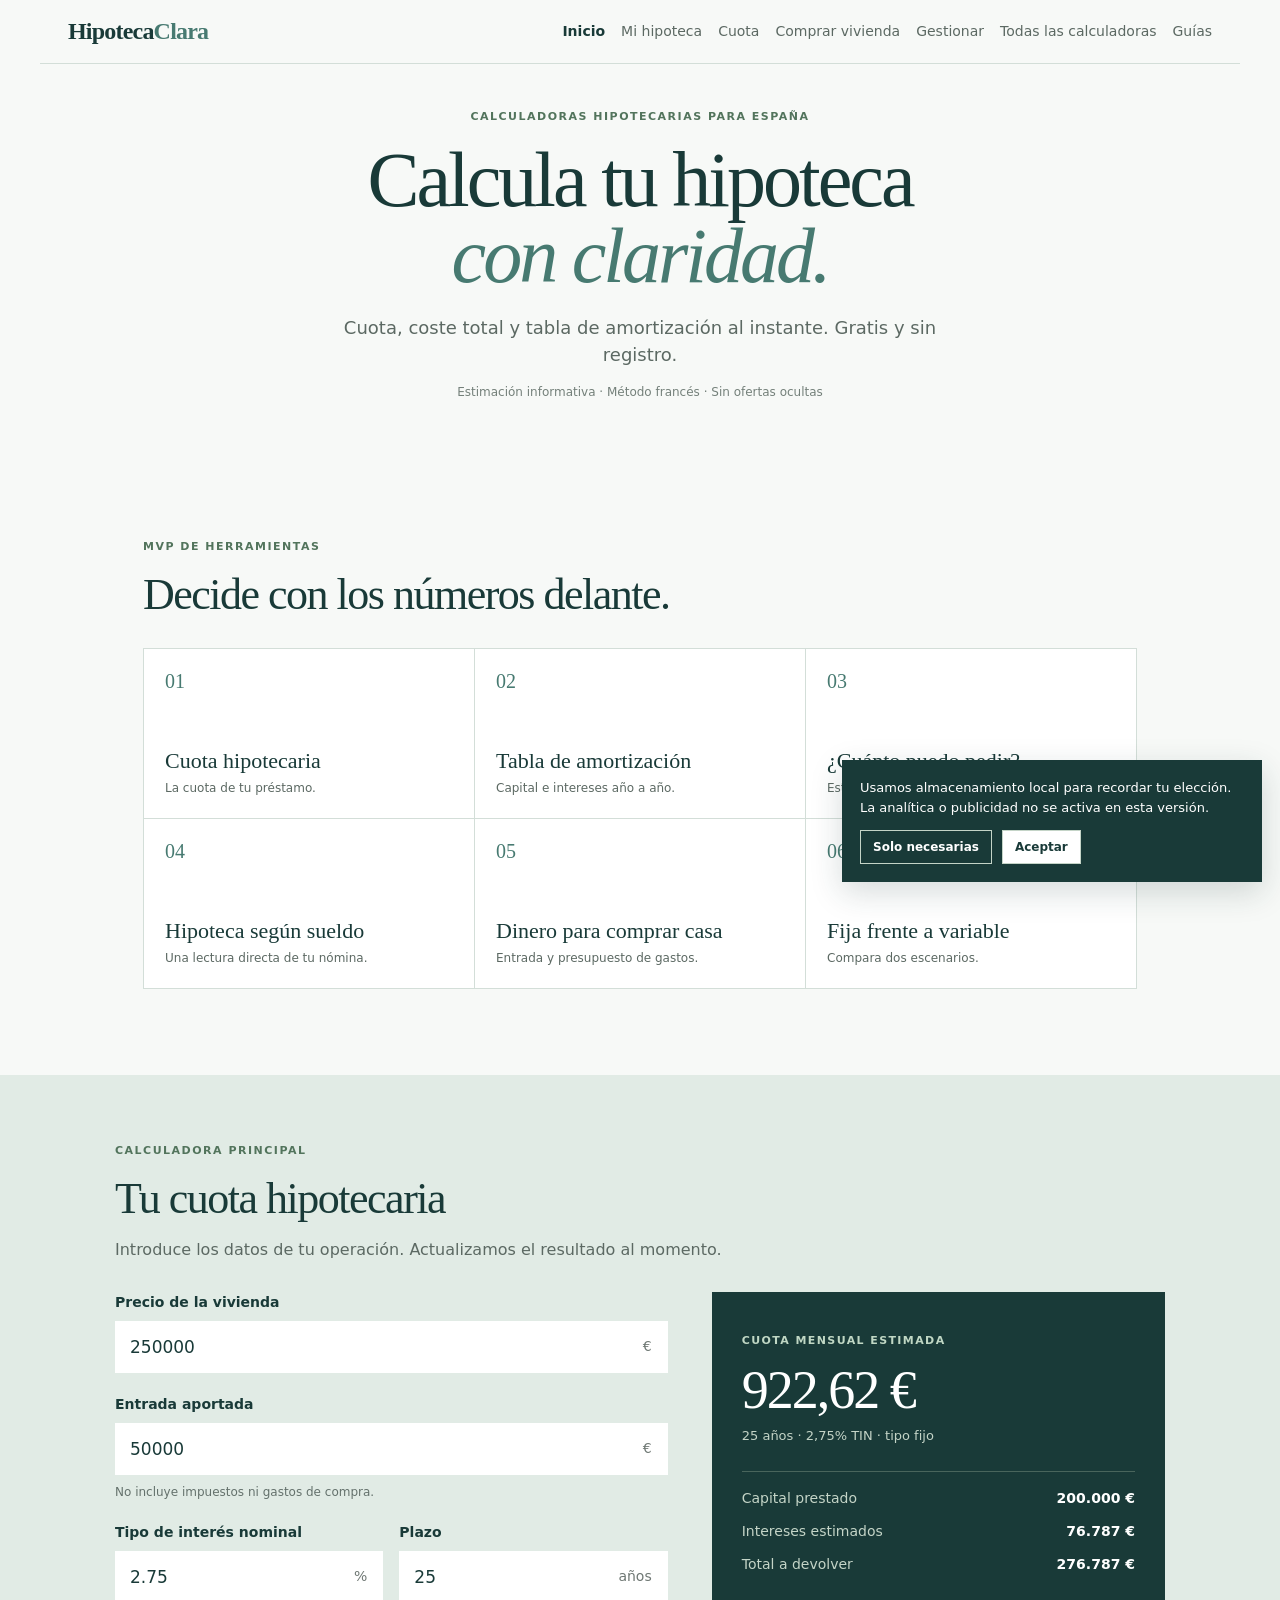
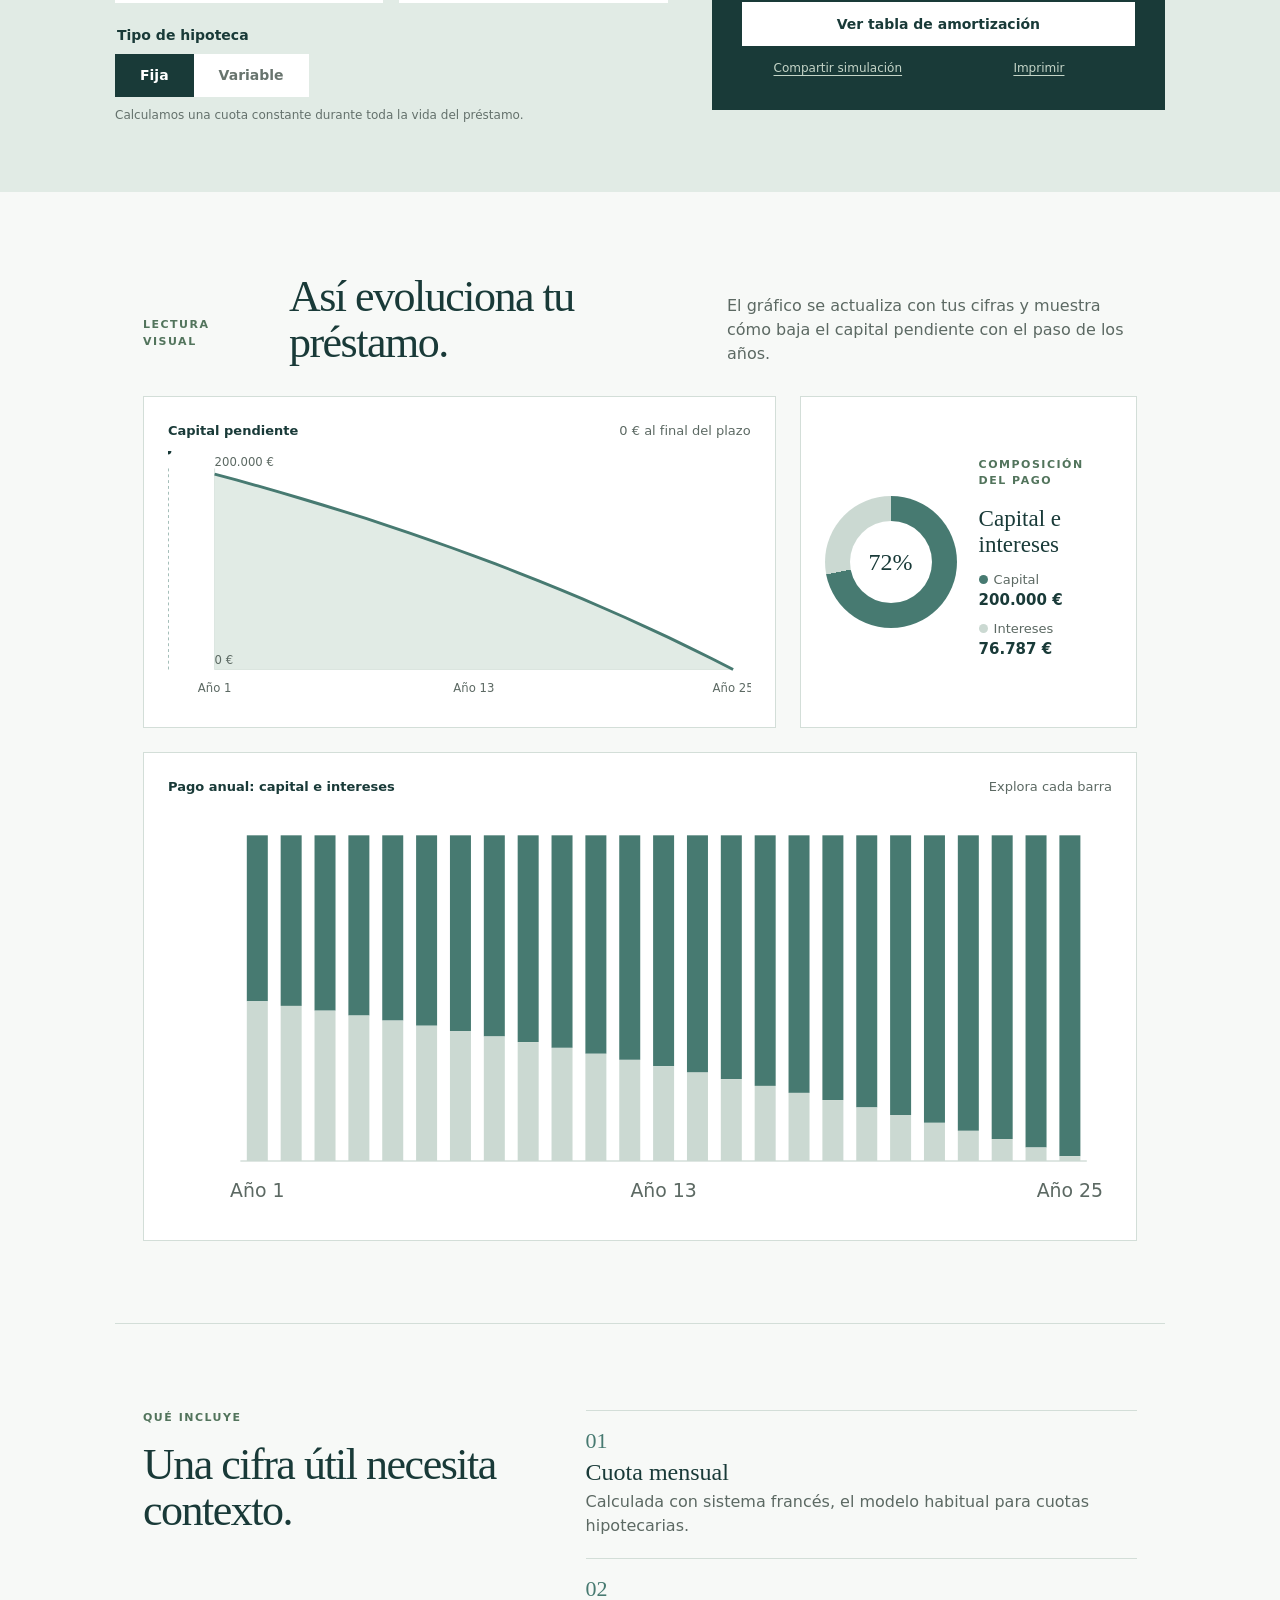
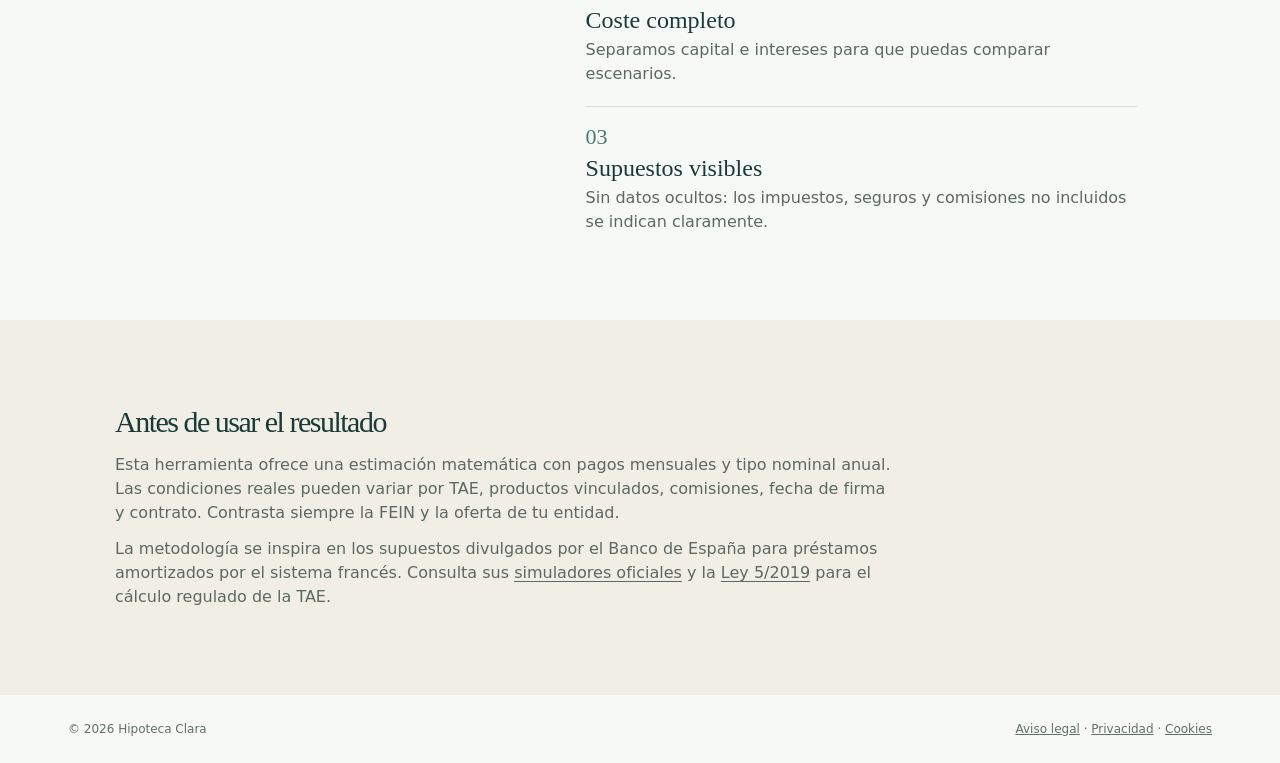
<file: hipoteca-mvp/index.html>
<!doctype html>
<html lang="es">
  <head>
    <meta charset="UTF-8" />
    <meta name="viewport" content="width=device-width, initial-scale=1.0" />
    <meta name="description" content="Calcula la cuota, intereses y plan de amortización de tu hipoteca en España." />
    <title>Hipoteca Clara — Calculadora de hipoteca</title>
    <link rel="stylesheet" href="styles.css" />
  </head>
  <body>
    <header class="site-header">
      <a class="brand" href="#inicio" aria-label="Hipoteca Clara, inicio">Hipoteca<span>Clara</span></a>
      <nav aria-label="Navegación principal">
        <a class="nav-active" href="#inicio">Inicio</a>
        <a href="#calculadora">Mi hipoteca</a>
        <a href="cuota.html">Cuota</a>
        <a href="dinero-necesario.html">Comprar vivienda</a>
        <a href="amortizacion.html">Gestionar</a>
        <a href="#herramientas">Todas las calculadoras</a>
        <a href="#fuentes">Guías</a>
      </nav>
    </header>

    <main id="inicio">
      <section class="hero">
        <p class="eyebrow">CALCULADORAS HIPOTECARIAS PARA ESPAÑA</p>
        <h1>Calcula tu hipoteca<br /><em>con claridad.</em></h1>
        <p class="hero-copy">Cuota, coste total y tabla de amortización al instante. Gratis y sin registro.</p>
        <p class="microcopy">Estimación informativa · Método francés · Sin ofertas ocultas</p>
      </section>

      <section class="tools" id="herramientas" aria-labelledby="tools-title">
        <p class="eyebrow">MVP DE HERRAMIENTAS</p>
        <h2 id="tools-title">Decide con los números delante.</h2>
        <div class="tool-grid">
          <a href="cuota.html"><span>01</span><strong>Cuota hipotecaria</strong><small>La cuota de tu préstamo.</small></a>
          <a href="tabla.html"><span>02</span><strong>Tabla de amortización</strong><small>Capital e intereses año a año.</small></a>
          <a href="capacidad.html"><span>03</span><strong>¿Cuánto puedo pedir?</strong><small>Estimación según ingresos y deudas.</small></a>
          <a href="sueldo.html"><span>04</span><strong>Hipoteca según sueldo</strong><small>Una lectura directa de tu nómina.</small></a>
          <a href="dinero-necesario.html"><span>05</span><strong>Dinero para comprar casa</strong><small>Entrada y presupuesto de gastos.</small></a>
          <a href="comparar.html"><span>06</span><strong>Fija frente a variable</strong><small>Compara dos escenarios.</small></a>
        </div>
      </section>

      <section class="calculator-wrap" id="calculadora" aria-labelledby="calculator-title">
        <div class="calculator-heading">
          <p class="eyebrow">CALCULADORA PRINCIPAL</p>
          <h2 id="calculator-title">Tu cuota hipotecaria</h2>
          <p>Introduce los datos de tu operación. Actualizamos el resultado al momento.</p>
        </div>
        <div class="calculator-grid">
          <form id="mortgage-form" novalidate>
            <div class="field-group">
              <label for="price">Precio de la vivienda</label>
              <div class="input-suffix"><input id="price" name="price" type="number" value="250000" min="1" step="1000" inputmode="decimal" required /><span>€</span></div>
            </div>
            <div class="field-group">
              <label for="deposit">Entrada aportada</label>
              <div class="input-suffix"><input id="deposit" name="deposit" type="number" value="50000" min="0" step="1000" inputmode="decimal" required /><span>€</span></div>
              <p class="field-note">No incluye impuestos ni gastos de compra.</p>
            </div>
            <div class="two-fields">
              <div class="field-group">
                <label for="rate">Tipo de interés nominal</label>
                <div class="input-suffix"><input id="rate" name="rate" type="number" value="2.75" min="0" max="30" step="0.01" inputmode="decimal" required /><span>%</span></div>
              </div>
              <div class="field-group">
                <label for="years">Plazo</label>
                <div class="input-suffix"><input id="years" name="years" type="number" value="25" min="1" max="50" step="1" inputmode="numeric" required /><span>años</span></div>
              </div>
            </div>
            <fieldset>
              <legend>Tipo de hipoteca</legend>
              <div class="segmented-control">
                <label><input type="radio" name="mortgageType" value="fixed" checked /><span>Fija</span></label>
                <label><input type="radio" name="mortgageType" value="variable" /><span>Variable</span></label>
              </div>
              <p class="field-note" id="type-note">Calculamos una cuota constante durante toda la vida del préstamo.</p>
            </fieldset>
            <p id="form-error" class="form-error" role="alert" hidden></p>
          </form>

          <aside class="result-card" aria-live="polite">
            <p class="result-label">CUOTA MENSUAL ESTIMADA</p>
            <p class="monthly-payment" id="monthly-payment">—</p>
            <p class="result-context" id="loan-context">—</p>
            <hr />
            <dl class="result-breakdown">
              <div><dt>Capital prestado</dt><dd id="principal-result">—</dd></div>
              <div><dt>Intereses estimados</dt><dd id="interest-result">—</dd></div>
              <div><dt>Total a devolver</dt><dd id="total-result">—</dd></div>
            </dl>
            <button class="button button-secondary" id="show-table" type="button">Ver tabla de amortización</button>
            <div class="result-actions"><button id="share-simulation" type="button">Compartir simulación</button><button id="print-simulation" type="button">Imprimir</button></div>
          </aside>
        </div>
      </section>

      <section class="visual-section" aria-labelledby="visual-title">
        <div class="visual-heading">
          <p class="eyebrow">LECTURA VISUAL</p>
          <h2 id="visual-title">Así evoluciona tu préstamo.</h2>
          <p>El gráfico se actualiza con tus cifras y muestra cómo baja el capital pendiente con el paso de los años.</p>
        </div>
        <div class="chart-grid">
          <div class="chart-panel">
            <div class="chart-labels"><span>Capital pendiente</span><span id="chart-end-label">—</span></div>
            <svg id="amortization-chart" viewBox="0 0 600 260" role="img" aria-label="Gráfico de evolución del capital pendiente"></svg>
            <div class="chart-tooltip" id="line-tooltip" hidden></div>
          </div>
          <div class="cost-visual" aria-live="polite">
            <div class="donut" id="cost-donut"><span id="capital-share">—</span></div>
            <div><p class="eyebrow">COMPOSICIÓN DEL PAGO</p><h3>Capital e intereses</h3><p><i class="legend-dot capital"></i>Capital <strong id="chart-capital">—</strong></p><p><i class="legend-dot interest"></i>Intereses <strong id="chart-interest">—</strong></p></div>
          </div>
          <div class="chart-panel chart-panel-bars">
            <div class="chart-labels"><span>Pago anual: capital e intereses</span><span>Explora cada barra</span></div>
            <svg id="payment-breakdown-chart" viewBox="0 0 600 260" role="img" aria-label="Gráfico de barras de capital e intereses pagados cada año"></svg>
            <div class="chart-tooltip" id="bar-tooltip" hidden></div>
          </div>
        </div>
      </section>

      <section class="table-section" id="amortization" hidden aria-labelledby="table-title">
        <div>
          <p class="eyebrow">DESGLOSE ANUAL</p>
          <h2 id="table-title">Tabla de amortización</h2>
          <p>Resumen anual del método francés: la cuota es constante si el tipo no cambia.</p>
        </div>
        <div class="table-container">
          <table>
            <thead><tr><th>Año</th><th>Pagado</th><th>Capital</th><th>Intereses</th><th>Capital pendiente</th></tr></thead>
            <tbody id="amortization-body"></tbody>
          </table>
        </div>
      </section>

      <section class="how" id="como-funciona">
        <div><p class="eyebrow">QUÉ INCLUYE</p><h2>Una cifra útil necesita contexto.</h2></div>
        <div class="feature-list">
          <article><span>01</span><h3>Cuota mensual</h3><p>Calculada con sistema francés, el modelo habitual para cuotas hipotecarias.</p></article>
          <article><span>02</span><h3>Coste completo</h3><p>Separamos capital e intereses para que puedas comparar escenarios.</p></article>
          <article><span>03</span><h3>Supuestos visibles</h3><p>Sin datos ocultos: los impuestos, seguros y comisiones no incluidos se indican claramente.</p></article>
        </div>
      </section>

      <section class="disclaimer" id="fuentes">
        <h2>Antes de usar el resultado</h2>
        <p>Esta herramienta ofrece una estimación matemática con pagos mensuales y tipo nominal anual. Las condiciones reales pueden variar por TAE, productos vinculados, comisiones, fecha de firma y contrato. Contrasta siempre la FEIN y la oferta de tu entidad.</p>
        <p>La metodología se inspira en los supuestos divulgados por el Banco de España para préstamos amortizados por el sistema francés. Consulta sus <a href="https://clientebancario.bde.es/pcb/es/menu-horizontal/podemosayudarte/simuladores/" target="_blank" rel="noopener noreferrer">simuladores oficiales</a> y la <a href="https://www.boe.es/buscar/act.php?id=BOE-A-2019-3814" target="_blank" rel="noopener noreferrer">Ley 5/2019</a> para el cálculo regulado de la TAE.</p>
      </section>
    </main>

    <footer><span>© 2026 Hipoteca Clara</span><span><a href="aviso-legal.html">Aviso legal</a> · <a href="privacidad.html">Privacidad</a> · <a href="cookies.html">Cookies</a></span></footer>
    <div class="cookie-banner" id="cookie-banner" hidden><p>Usamos almacenamiento local para recordar tu elección. La analítica o publicidad no se activa en esta versión.</p><div><button id="cookie-essential" type="button">Solo necesarias</button><button id="cookie-accept" type="button">Aceptar</button></div></div>
    <script src="site.js"></script><script src="app.js"></script>
  </body>
</html>
</file>
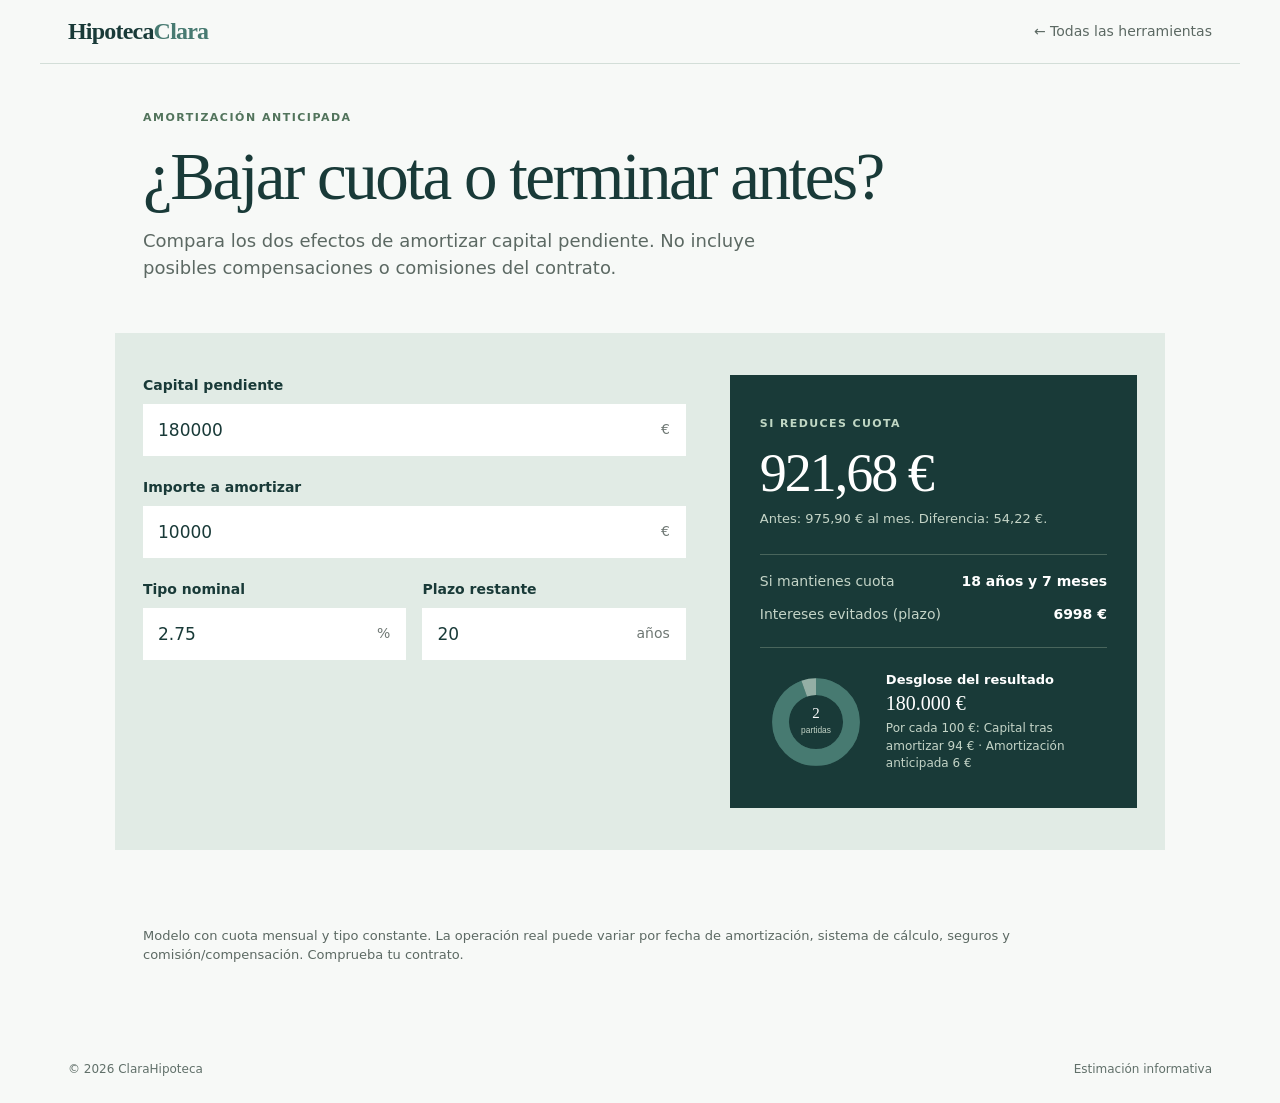
<file: hipoteca-mvp/amortizacion.html>
<!doctype html><html lang="es"><head><meta charset="UTF-8"><meta name="viewport" content="width=device-width, initial-scale=1.0"><meta name="description" content="Compara reducir cuota o plazo al amortizar tu hipoteca."><title>Amortización anticipada — ClaraHipoteca</title><link rel="stylesheet" href="styles.css"></head><body>
<header class="site-header"><a class="brand" href="index.html">Hipoteca<span>Clara</span></a><a class="back-link" href="index.html#herramientas">← Todas las herramientas</a></header>
<main><section class="page-hero"><p class="eyebrow">AMORTIZACIÓN ANTICIPADA</p><h1>¿Bajar cuota o terminar antes?</h1><p>Compara los dos efectos de amortizar capital pendiente. No incluye posibles compensaciones o comisiones del contrato.</p></section>
<section class="simple-calculator"><div class="calculator-grid"><form data-tool="prepayment"><div class="field-group"><label for="balance">Capital pendiente</label><div class="input-suffix"><input id="balance" value="180000" type="number" min="1" step="1000"><span>€</span></div></div><div class="field-group"><label for="prepayment">Importe a amortizar</label><div class="input-suffix"><input id="prepayment" value="10000" type="number" min="0" step="500"><span>€</span></div></div><div class="two-fields"><div class="field-group"><label for="prepay-rate">Tipo nominal</label><div class="input-suffix"><input id="prepay-rate" value="2.75" type="number" min="0" step="0.01"><span>%</span></div></div><div class="field-group"><label for="remaining-years">Plazo restante</label><div class="input-suffix"><input id="remaining-years" value="20" type="number" min="1" max="50"><span>años</span></div></div></div></form><aside class="result-card"><p class="result-label">SI REDUCES CUOTA</p><p class="monthly-payment" id="prepay-new-payment">—</p><p class="result-explanation" id="prepay-payment-detail">—</p><hr><dl class="result-breakdown"><div><dt>Si mantienes cuota</dt><dd id="prepay-new-years">—</dd></div><div><dt>Intereses evitados (plazo)</dt><dd id="prepay-saved-interest">—</dd></div></dl></aside></div></section><p class="source-note">Modelo con cuota mensual y tipo constante. La operación real puede variar por fecha de amortización, sistema de cálculo, seguros y comisión/compensación. Comprueba tu contrato.</p></main><footer><span>© 2026 ClaraHipoteca</span><span>Estimación informativa</span></footer><script src="tools.js"></script></body></html>
</file>
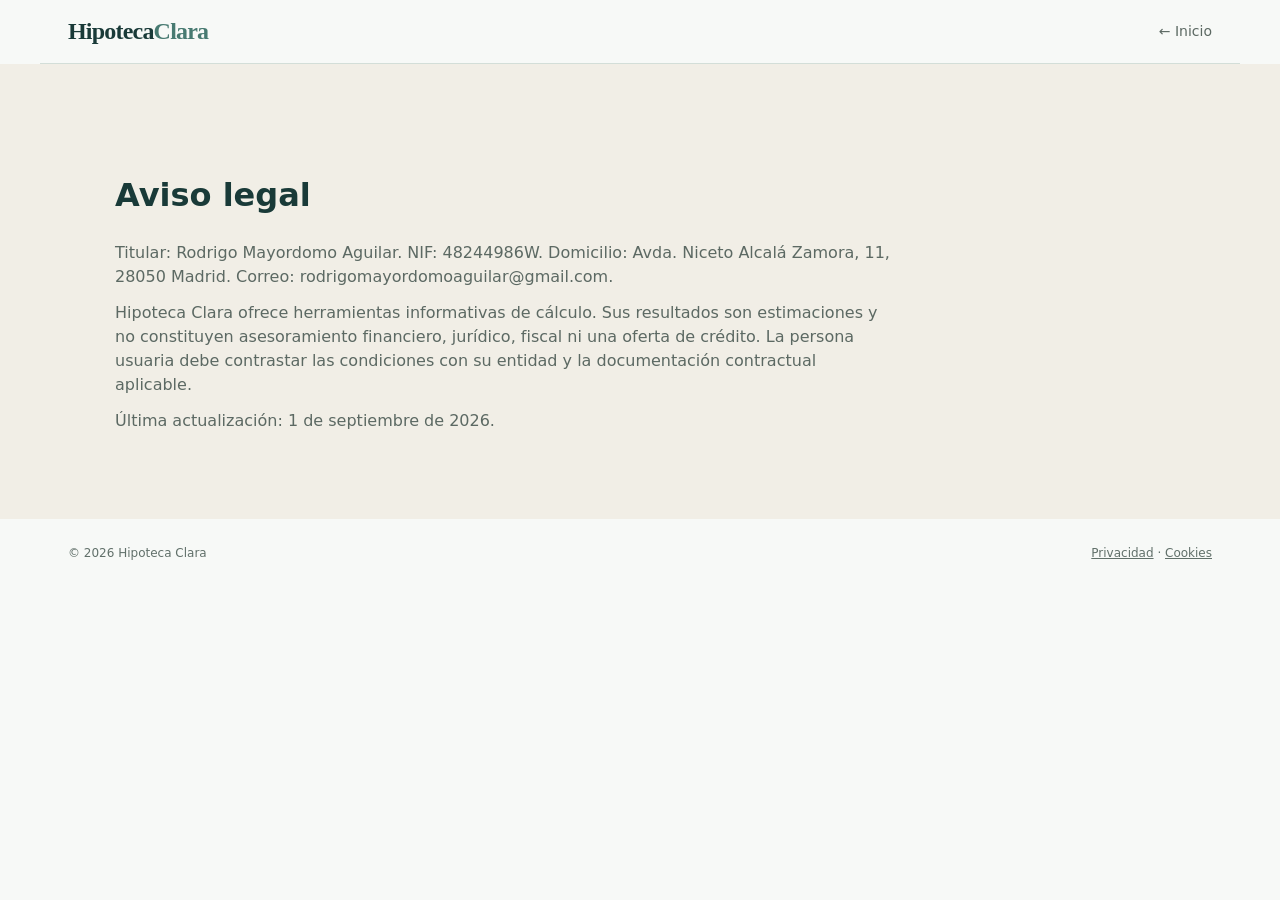
<file: hipoteca-mvp/aviso-legal.html>
<!doctype html><html lang="es"><head><meta charset="UTF-8"><meta name="viewport" content="width=device-width, initial-scale=1.0"><title>Aviso legal — Hipoteca Clara</title><link rel="stylesheet" href="styles.css"></head><body><header class="site-header"><a class="brand" href="index.html">Hipoteca<span>Clara</span></a><a class="back-link" href="index.html">← Inicio</a></header><main class="disclaimer"><h1>Aviso legal</h1><p>Titular: Rodrigo Mayordomo Aguilar. NIF: 48244986W. Domicilio: Avda. Niceto Alcalá Zamora, 11, 28050 Madrid. Correo: rodrigomayordomoaguilar@gmail.com.</p><p>Hipoteca Clara ofrece herramientas informativas de cálculo. Sus resultados son estimaciones y no constituyen asesoramiento financiero, jurídico, fiscal ni una oferta de crédito. La persona usuaria debe contrastar las condiciones con su entidad y la documentación contractual aplicable.</p><p>Última actualización: 1 de septiembre de 2026.</p></main><footer><span>© 2026 Hipoteca Clara</span><span><a href="privacidad.html">Privacidad</a> · <a href="cookies.html">Cookies</a></span></footer></body></html>
</file>
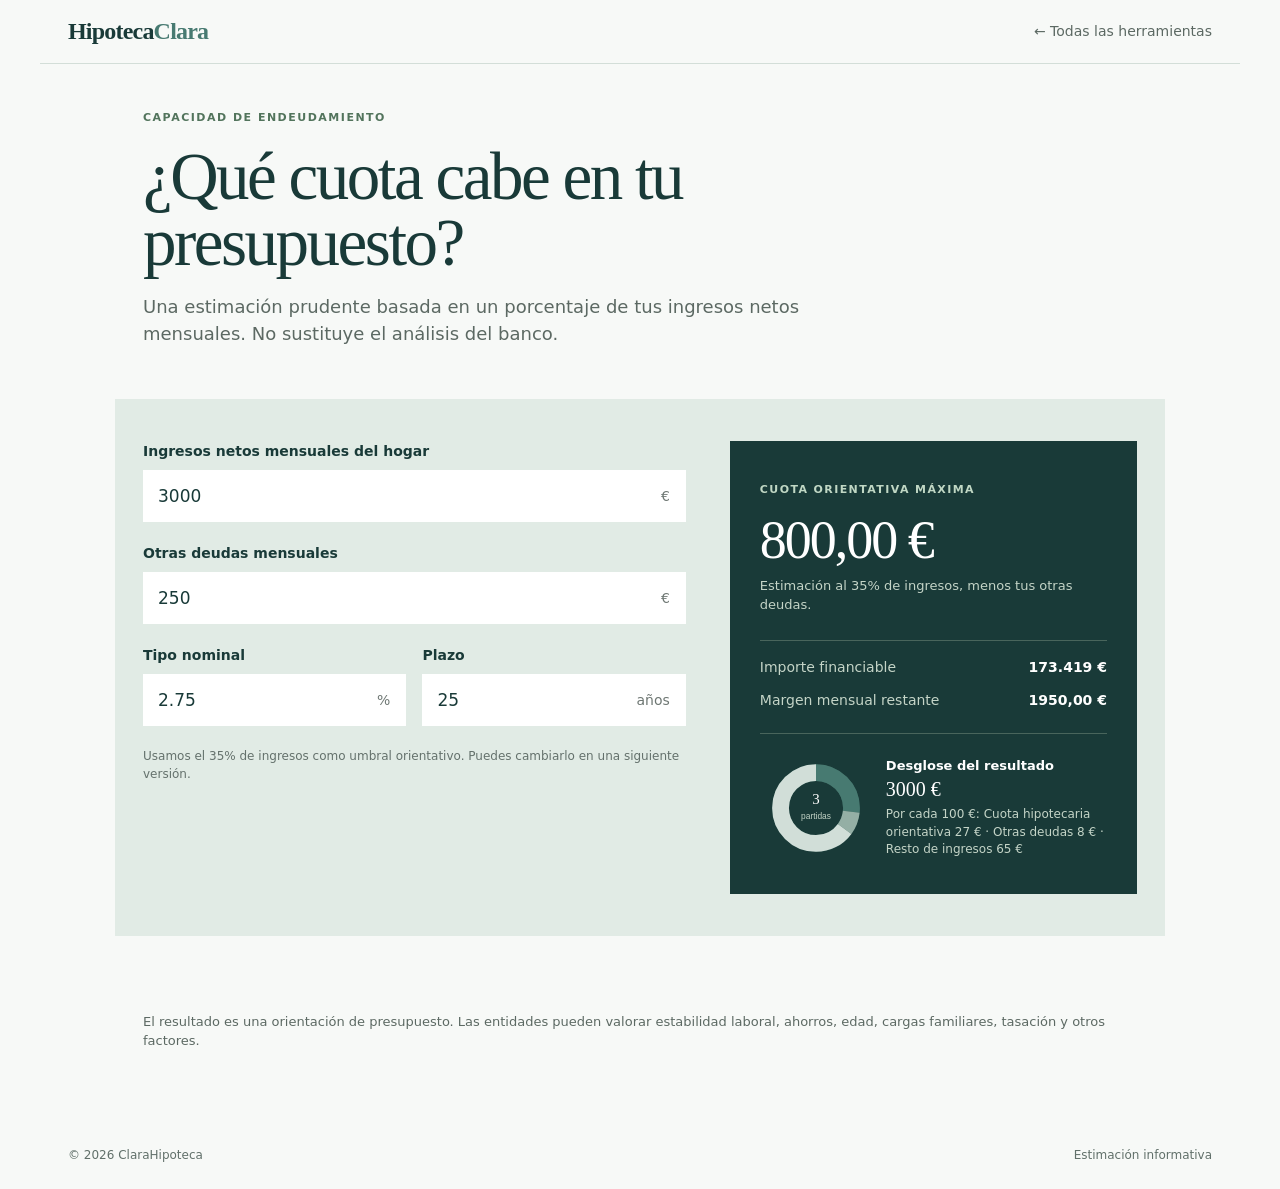
<file: hipoteca-mvp/capacidad.html>
<!doctype html><html lang="es"><head><meta charset="UTF-8"><meta name="viewport" content="width=device-width, initial-scale=1.0"><meta name="description" content="Estima cuánto podrías destinar a una hipoteca según tus ingresos y deudas."><title>¿Cuánto puedo pedir? — ClaraHipoteca</title><link rel="stylesheet" href="styles.css"></head><body>
<header class="site-header"><a class="brand" href="index.html">Hipoteca<span>Clara</span></a><a class="back-link" href="index.html#herramientas">← Todas las herramientas</a></header>
<main><section class="page-hero"><p class="eyebrow">CAPACIDAD DE ENDEUDAMIENTO</p><h1>¿Qué cuota cabe en tu presupuesto?</h1><p>Una estimación prudente basada en un porcentaje de tus ingresos netos mensuales. No sustituye el análisis del banco.</p></section>
<section class="simple-calculator"><div class="calculator-grid"><form data-tool="capacity"><div class="field-group"><label for="income">Ingresos netos mensuales del hogar</label><div class="input-suffix"><input id="income" value="3000" type="number" min="0" step="50"><span>€</span></div></div><div class="field-group"><label for="debts">Otras deudas mensuales</label><div class="input-suffix"><input id="debts" value="250" type="number" min="0" step="10"><span>€</span></div></div><div class="two-fields"><div class="field-group"><label for="capacity-rate">Tipo nominal</label><div class="input-suffix"><input id="capacity-rate" value="2.75" type="number" min="0" step="0.01"><span>%</span></div></div><div class="field-group"><label for="capacity-years">Plazo</label><div class="input-suffix"><input id="capacity-years" value="25" type="number" min="1" max="50"><span>años</span></div></div></div><p class="field-note">Usamos el 35% de ingresos como umbral orientativo. Puedes cambiarlo en una siguiente versión.</p></form><aside class="result-card"><p class="result-label">CUOTA ORIENTATIVA MÁXIMA</p><p class="monthly-payment" id="capacity-payment">—</p><p class="result-explanation">Estimación al 35% de ingresos, menos tus otras deudas.</p><hr><dl class="result-breakdown"><div><dt>Importe financiable</dt><dd id="capacity-principal">—</dd></div><div><dt>Margen mensual restante</dt><dd id="capacity-margin">—</dd></div></dl></aside></div></section><p class="source-note">El resultado es una orientación de presupuesto. Las entidades pueden valorar estabilidad laboral, ahorros, edad, cargas familiares, tasación y otros factores.</p></main><footer><span>© 2026 ClaraHipoteca</span><span>Estimación informativa</span></footer><script src="tools.js"></script></body></html>
</file>
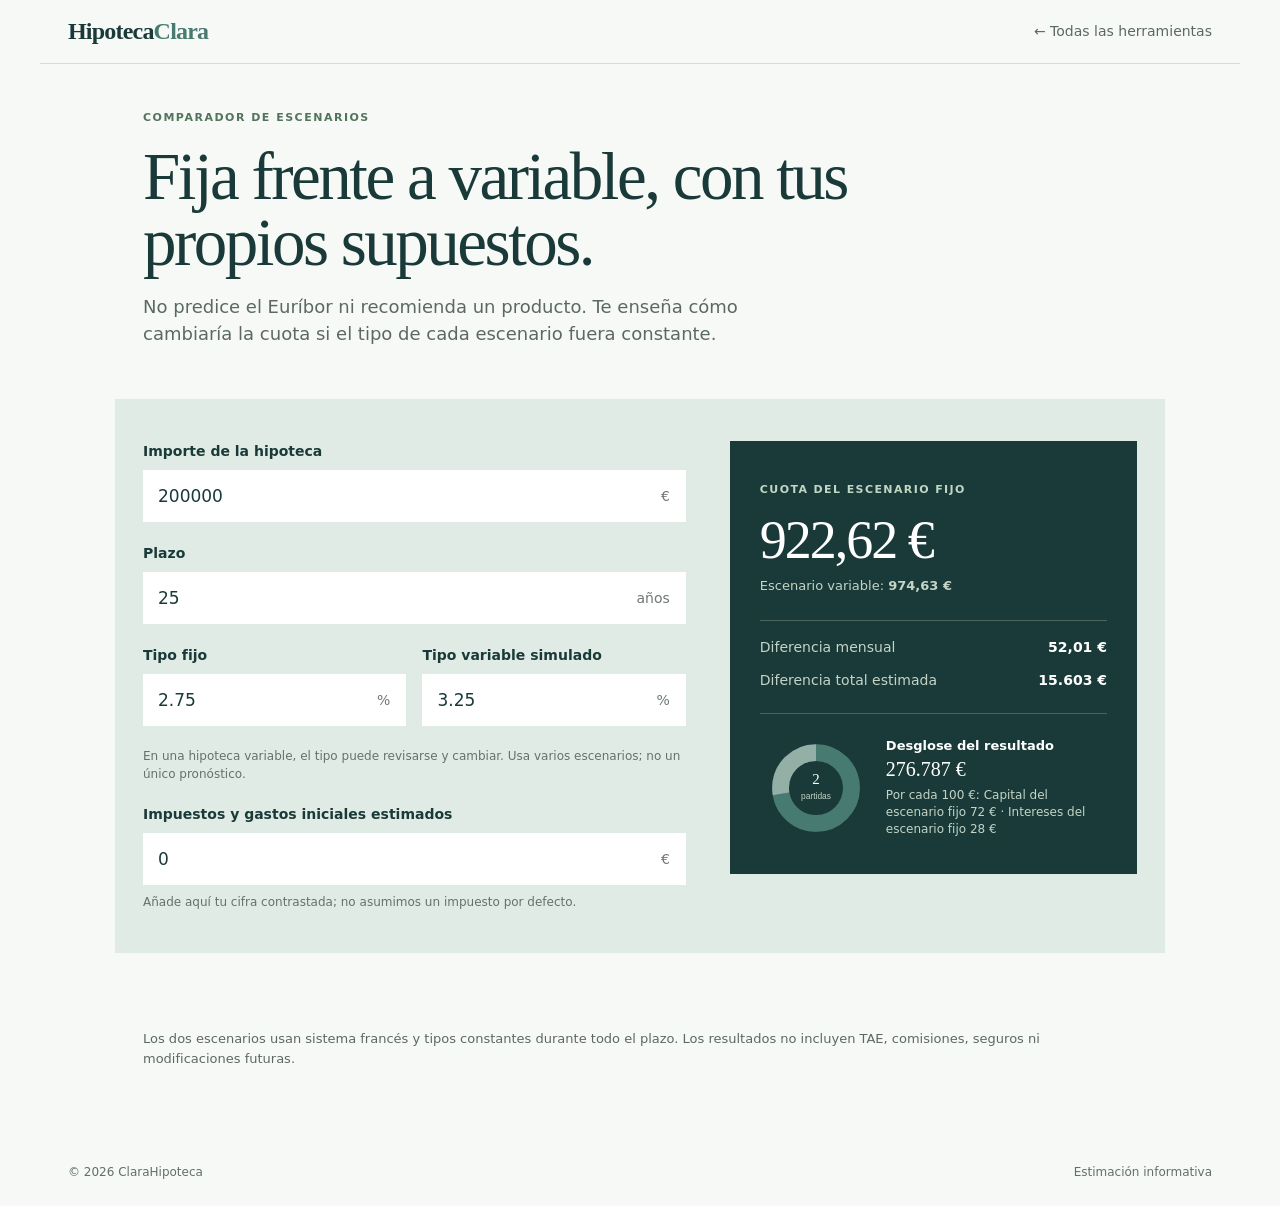
<file: hipoteca-mvp/comparar.html>
<!doctype html><html lang="es"><head><meta charset="UTF-8"><meta name="viewport" content="width=device-width, initial-scale=1.0"><meta name="description" content="Compara escenarios de hipoteca fija y variable."><title>Fija o variable — ClaraHipoteca</title><link rel="stylesheet" href="styles.css"></head><body>
<header class="site-header"><a class="brand" href="index.html">Hipoteca<span>Clara</span></a><a class="back-link" href="index.html#herramientas">← Todas las herramientas</a></header>
<main><section class="page-hero"><p class="eyebrow">COMPARADOR DE ESCENARIOS</p><h1>Fija frente a variable, con tus propios supuestos.</h1><p>No predice el Euríbor ni recomienda un producto. Te enseña cómo cambiaría la cuota si el tipo de cada escenario fuera constante.</p></section>
<section class="simple-calculator"><div class="calculator-grid"><form data-tool="compare"><div class="field-group"><label for="compare-principal">Importe de la hipoteca</label><div class="input-suffix"><input id="compare-principal" value="200000" type="number" min="1" step="1000"><span>€</span></div></div><div class="field-group"><label for="compare-years">Plazo</label><div class="input-suffix"><input id="compare-years" value="25" type="number" min="1" max="50"><span>años</span></div></div><div class="two-fields"><div class="field-group"><label for="fixed-rate">Tipo fijo</label><div class="input-suffix"><input id="fixed-rate" value="2.75" type="number" min="0" step="0.01"><span>%</span></div></div><div class="field-group"><label for="variable-rate">Tipo variable simulado</label><div class="input-suffix"><input id="variable-rate" value="3.25" type="number" min="0" step="0.01"><span>%</span></div></div></div><p class="field-note">En una hipoteca variable, el tipo puede revisarse y cambiar. Usa varios escenarios; no un único pronóstico.</p></form><aside class="result-card"><p class="result-label">CUOTA DEL ESCENARIO FIJO</p><p class="monthly-payment" id="compare-fixed">—</p><p class="result-explanation">Escenario variable: <strong id="compare-variable">—</strong></p><hr><dl class="result-breakdown"><div><dt>Diferencia mensual</dt><dd id="compare-difference">—</dd></div><div><dt>Diferencia total estimada</dt><dd id="compare-total-difference">—</dd></div></dl></aside></div></section><p class="source-note">Los dos escenarios usan sistema francés y tipos constantes durante todo el plazo. Los resultados no incluyen TAE, comisiones, seguros ni modificaciones futuras.</p></main><footer><span>© 2026 ClaraHipoteca</span><span>Estimación informativa</span></footer><script src="tools.js"></script></body></html>
</file>
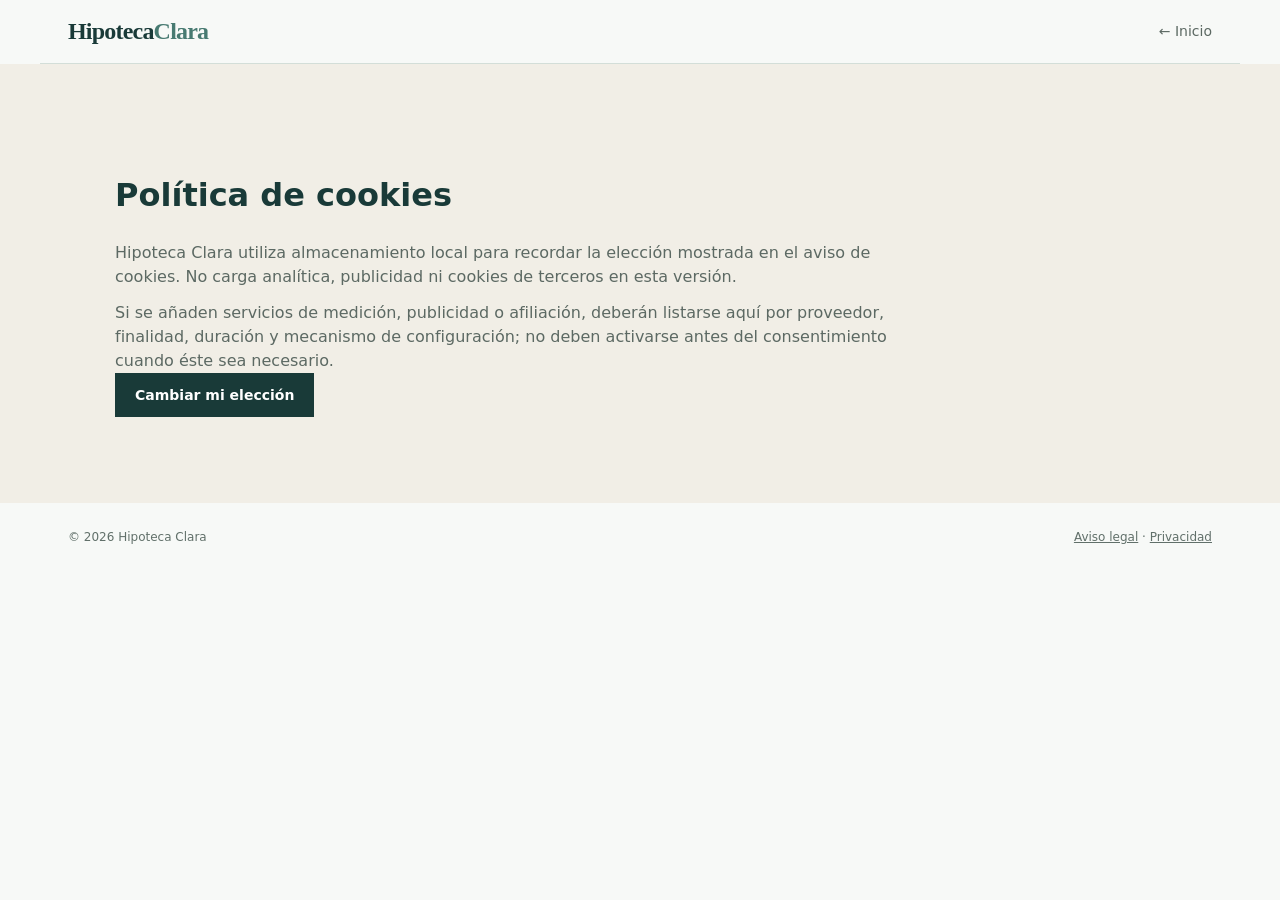
<file: hipoteca-mvp/cookies.html>
<!doctype html><html lang="es"><head><meta charset="UTF-8"><meta name="viewport" content="width=device-width, initial-scale=1.0"><title>Cookies — Hipoteca Clara</title><link rel="stylesheet" href="styles.css"></head><body><header class="site-header"><a class="brand" href="index.html">Hipoteca<span>Clara</span></a><a class="back-link" href="index.html">← Inicio</a></header><main class="disclaimer"><h1>Política de cookies</h1><p>Hipoteca Clara utiliza almacenamiento local para recordar la elección mostrada en el aviso de cookies. No carga analítica, publicidad ni cookies de terceros en esta versión.</p><p>Si se añaden servicios de medición, publicidad o afiliación, deberán listarse aquí por proveedor, finalidad, duración y mecanismo de configuración; no deben activarse antes del consentimiento cuando éste sea necesario.</p><button class="button button-primary" id="reset-cookies" type="button">Cambiar mi elección</button></main><footer><span>© 2026 Hipoteca Clara</span><span><a href="aviso-legal.html">Aviso legal</a> · <a href="privacidad.html">Privacidad</a></span></footer><script>document.querySelector('#reset-cookies').addEventListener('click',()=>{localStorage.removeItem('hipoteca-clara-cookies');window.location.href='index.html';});</script></body></html>
</file>
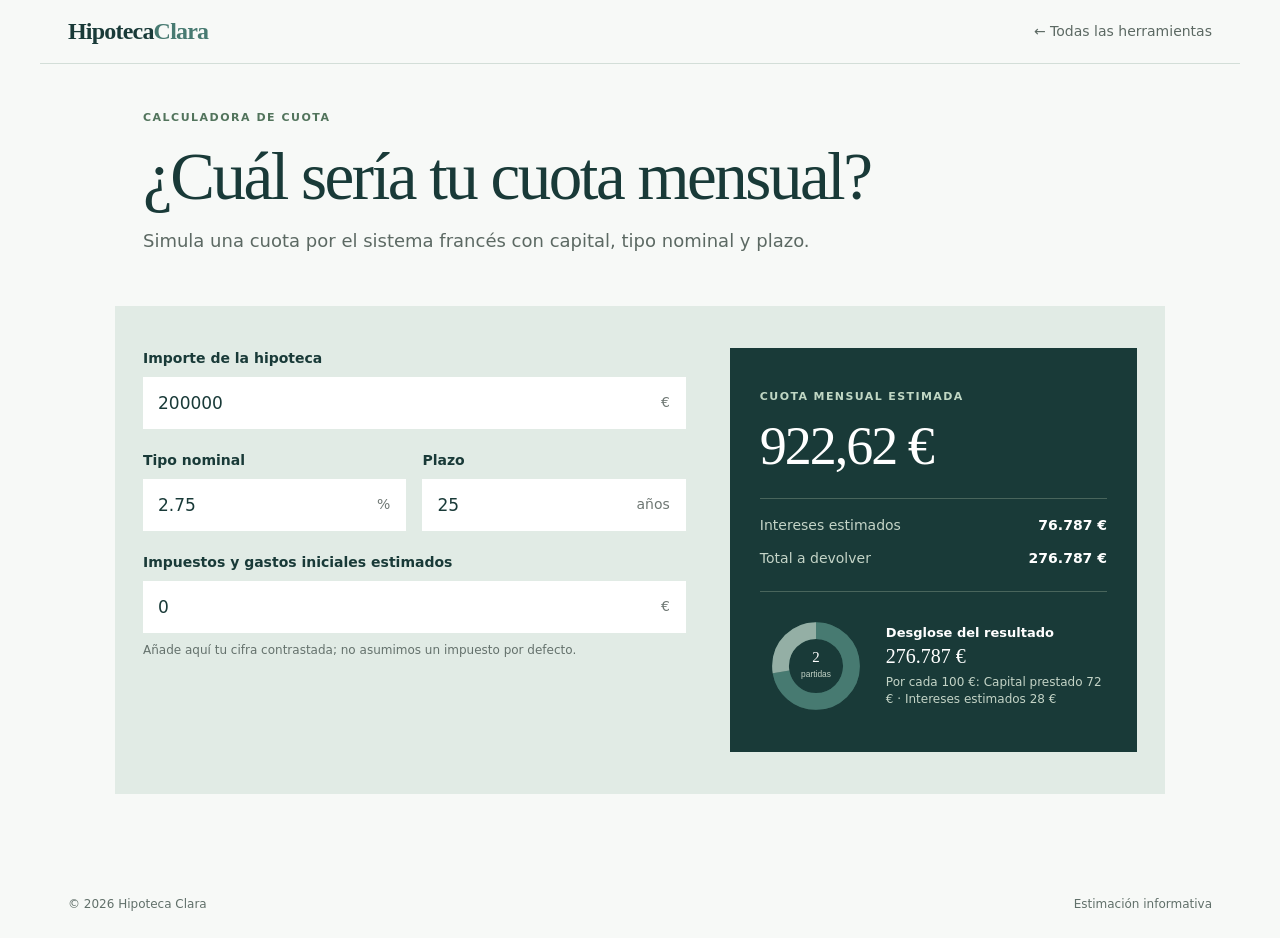
<file: hipoteca-mvp/cuota.html>
<!doctype html><html lang="es"><head><meta charset="UTF-8"><meta name="viewport" content="width=device-width, initial-scale=1.0"><meta name="description" content="Calcula la cuota mensual estimada de una hipoteca en España."><title>Calculadora de cuota hipotecaria — Hipoteca Clara</title><link rel="stylesheet" href="styles.css"></head><body><header class="site-header"><a class="brand" href="index.html">Hipoteca<span>Clara</span></a><a class="back-link" href="index.html#herramientas">← Todas las herramientas</a></header><main><section class="page-hero"><p class="eyebrow">CALCULADORA DE CUOTA</p><h1>¿Cuál sería tu cuota mensual?</h1><p>Simula una cuota por el sistema francés con capital, tipo nominal y plazo.</p></section><section class="simple-calculator"><div class="calculator-grid"><form data-tool="quota"><div class="field-group"><label for="quota-principal">Importe de la hipoteca</label><div class="input-suffix"><input id="quota-principal" value="200000" type="number" min="1" step="1000"><span>€</span></div></div><div class="two-fields"><div class="field-group"><label for="quota-rate">Tipo nominal</label><div class="input-suffix"><input id="quota-rate" value="2.75" type="number" min="0" step="0.01"><span>%</span></div></div><div class="field-group"><label for="quota-years">Plazo</label><div class="input-suffix"><input id="quota-years" value="25" type="number" min="1" max="50"><span>años</span></div></div></div></form><aside class="result-card"><p class="result-label">CUOTA MENSUAL ESTIMADA</p><p class="monthly-payment" id="quota-payment">—</p><hr><dl class="result-breakdown"><div><dt>Intereses estimados</dt><dd id="quota-interest">—</dd></div><div><dt>Total a devolver</dt><dd id="quota-total">—</dd></div></dl></aside></div></section></main><footer><span>© 2026 Hipoteca Clara</span><span>Estimación informativa</span></footer><script src="tools.js"></script></body></html>
</file>
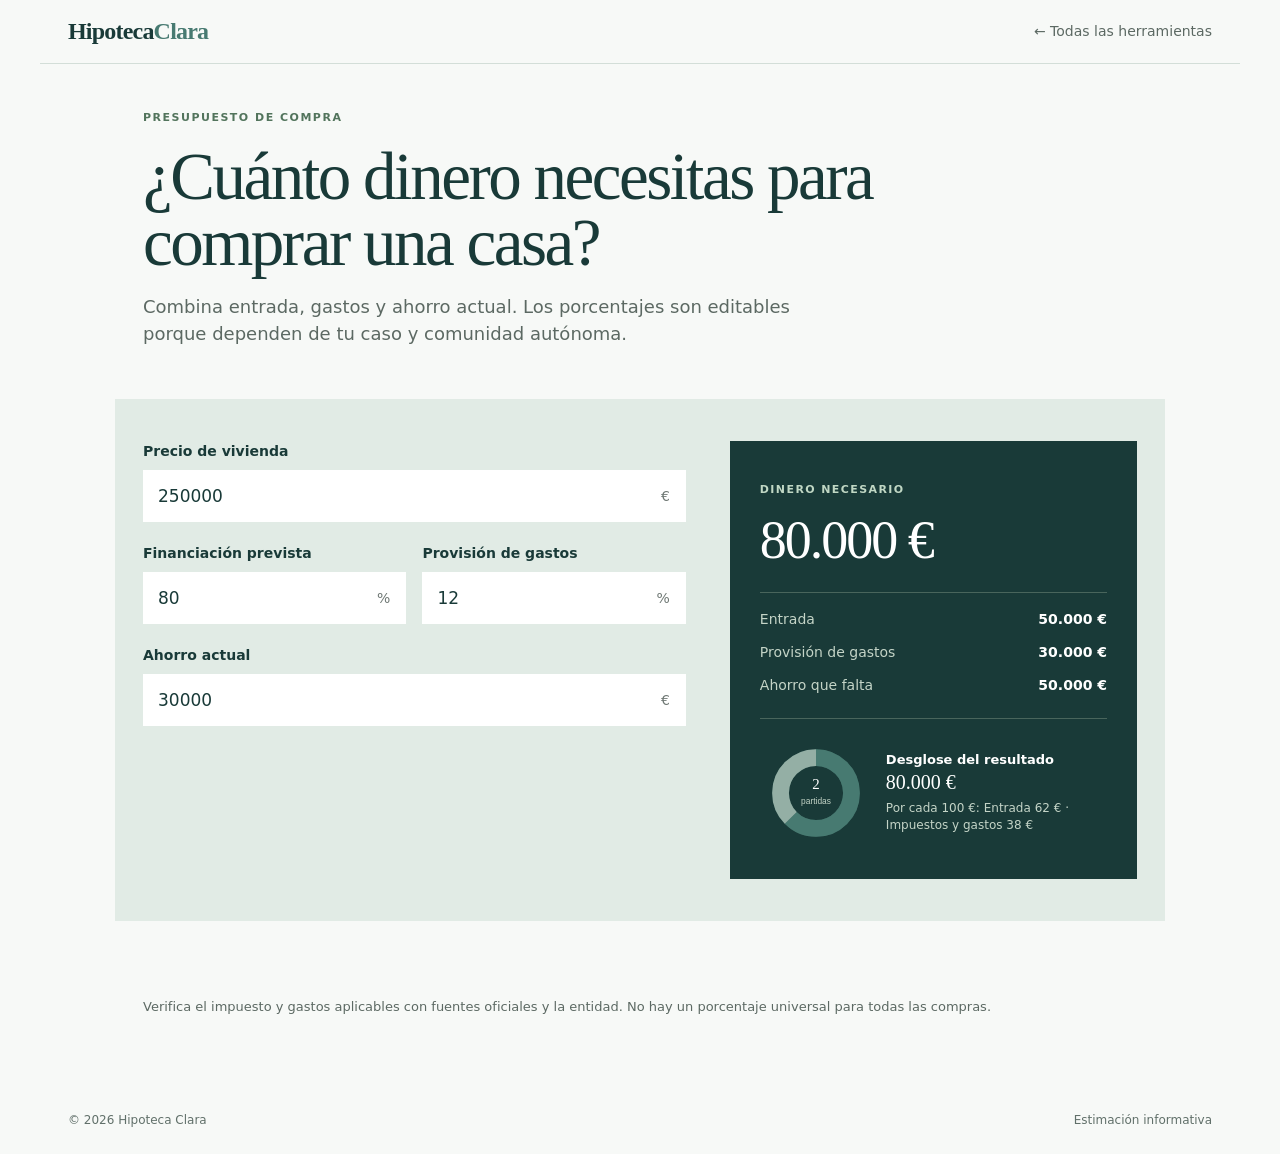
<file: hipoteca-mvp/dinero-necesario.html>
<!doctype html><html lang="es"><head><meta charset="UTF-8"><meta name="viewport" content="width=device-width, initial-scale=1.0"><meta name="description" content="Calcula entrada y gastos estimados para comprar una vivienda."><title>Dinero necesario para comprar casa — Hipoteca Clara</title><link rel="stylesheet" href="styles.css"></head><body><header class="site-header"><a class="brand" href="index.html">Hipoteca<span>Clara</span></a><a class="back-link" href="index.html#herramientas">← Todas las herramientas</a></header><main><section class="page-hero"><p class="eyebrow">PRESUPUESTO DE COMPRA</p><h1>¿Cuánto dinero necesitas para comprar una casa?</h1><p>Combina entrada, gastos y ahorro actual. Los porcentajes son editables porque dependen de tu caso y comunidad autónoma.</p></section><section class="simple-calculator"><div class="calculator-grid"><form data-tool="buyingbudget"><div class="field-group"><label for="budget-price">Precio de vivienda</label><div class="input-suffix"><input id="budget-price" value="250000" type="number" min="0" step="1000"><span>€</span></div></div><div class="two-fields"><div class="field-group"><label for="budget-finance">Financiación prevista</label><div class="input-suffix"><input id="budget-finance" value="80" type="number" min="0" max="100"><span>%</span></div></div><div class="field-group"><label for="budget-costs">Provisión de gastos</label><div class="input-suffix"><input id="budget-costs" value="12" type="number" min="0" step="0.1"><span>%</span></div></div></div><div class="field-group"><label for="budget-savings">Ahorro actual</label><div class="input-suffix"><input id="budget-savings" value="30000" type="number" min="0" step="500"><span>€</span></div></div></form><aside class="result-card"><p class="result-label">DINERO NECESARIO</p><p class="monthly-payment" id="budget-total">—</p><hr><dl class="result-breakdown"><div><dt>Entrada</dt><dd id="budget-entry">—</dd></div><div><dt>Provisión de gastos</dt><dd id="budget-expenses">—</dd></div><div><dt>Ahorro que falta</dt><dd id="budget-gap">—</dd></div></dl></aside></div></section><p class="source-note">Verifica el impuesto y gastos aplicables con fuentes oficiales y la entidad. No hay un porcentaje universal para todas las compras.</p></main><footer><span>© 2026 Hipoteca Clara</span><span>Estimación informativa</span></footer><script src="tools.js"></script></body></html>
</file>
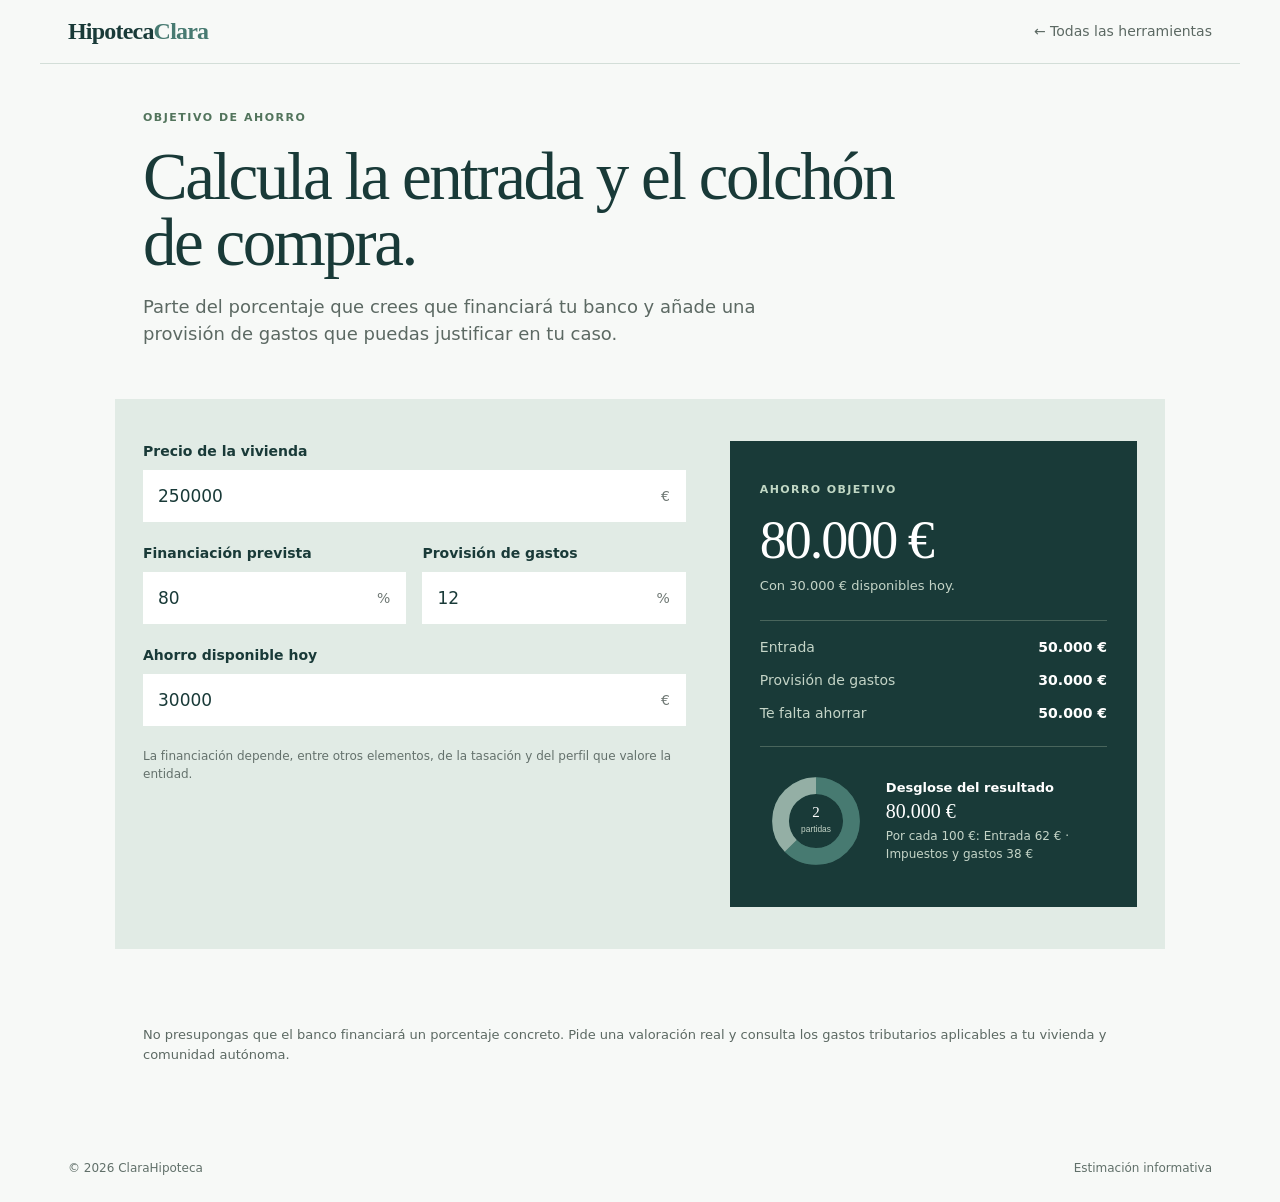
<file: hipoteca-mvp/entrada.html>
<!doctype html><html lang="es"><head><meta charset="UTF-8"><meta name="viewport" content="width=device-width, initial-scale=1.0"><meta name="description" content="Calcula el ahorro objetivo para comprar una vivienda."><title>Entrada necesaria — ClaraHipoteca</title><link rel="stylesheet" href="styles.css"></head><body>
<header class="site-header"><a class="brand" href="index.html">Hipoteca<span>Clara</span></a><a class="back-link" href="index.html#herramientas">← Todas las herramientas</a></header>
<main><section class="page-hero"><p class="eyebrow">OBJETIVO DE AHORRO</p><h1>Calcula la entrada y el colchón de compra.</h1><p>Parte del porcentaje que crees que financiará tu banco y añade una provisión de gastos que puedas justificar en tu caso.</p></section>
<section class="simple-calculator"><div class="calculator-grid"><form data-tool="deposit"><div class="field-group"><label for="home-price">Precio de la vivienda</label><div class="input-suffix"><input id="home-price" value="250000" type="number" min="0" step="1000"><span>€</span></div></div><div class="two-fields"><div class="field-group"><label for="finance-percent">Financiación prevista</label><div class="input-suffix"><input id="finance-percent" value="80" type="number" min="0" max="100" step="1"><span>%</span></div></div><div class="field-group"><label for="purchase-cost-percent">Provisión de gastos</label><div class="input-suffix"><input id="purchase-cost-percent" value="12" type="number" min="0" step="0.1"><span>%</span></div></div></div><div class="field-group"><label for="current-savings">Ahorro disponible hoy</label><div class="input-suffix"><input id="current-savings" value="30000" type="number" min="0" step="500"><span>€</span></div></div><p class="field-note">La financiación depende, entre otros elementos, de la tasación y del perfil que valore la entidad.</p></form><aside class="result-card"><p class="result-label">AHORRO OBJETIVO</p><p class="monthly-payment" id="deposit-total">—</p><p class="result-explanation" id="deposit-detail">—</p><hr><dl class="result-breakdown"><div><dt>Entrada</dt><dd id="deposit-entry">—</dd></div><div><dt>Provisión de gastos</dt><dd id="deposit-costs">—</dd></div><div><dt>Te falta ahorrar</dt><dd id="deposit-gap">—</dd></div></dl></aside></div></section><p class="source-note">No presupongas que el banco financiará un porcentaje concreto. Pide una valoración real y consulta los gastos tributarios aplicables a tu vivienda y comunidad autónoma.</p></main><footer><span>© 2026 ClaraHipoteca</span><span>Estimación informativa</span></footer><script src="tools.js"></script></body></html>
</file>
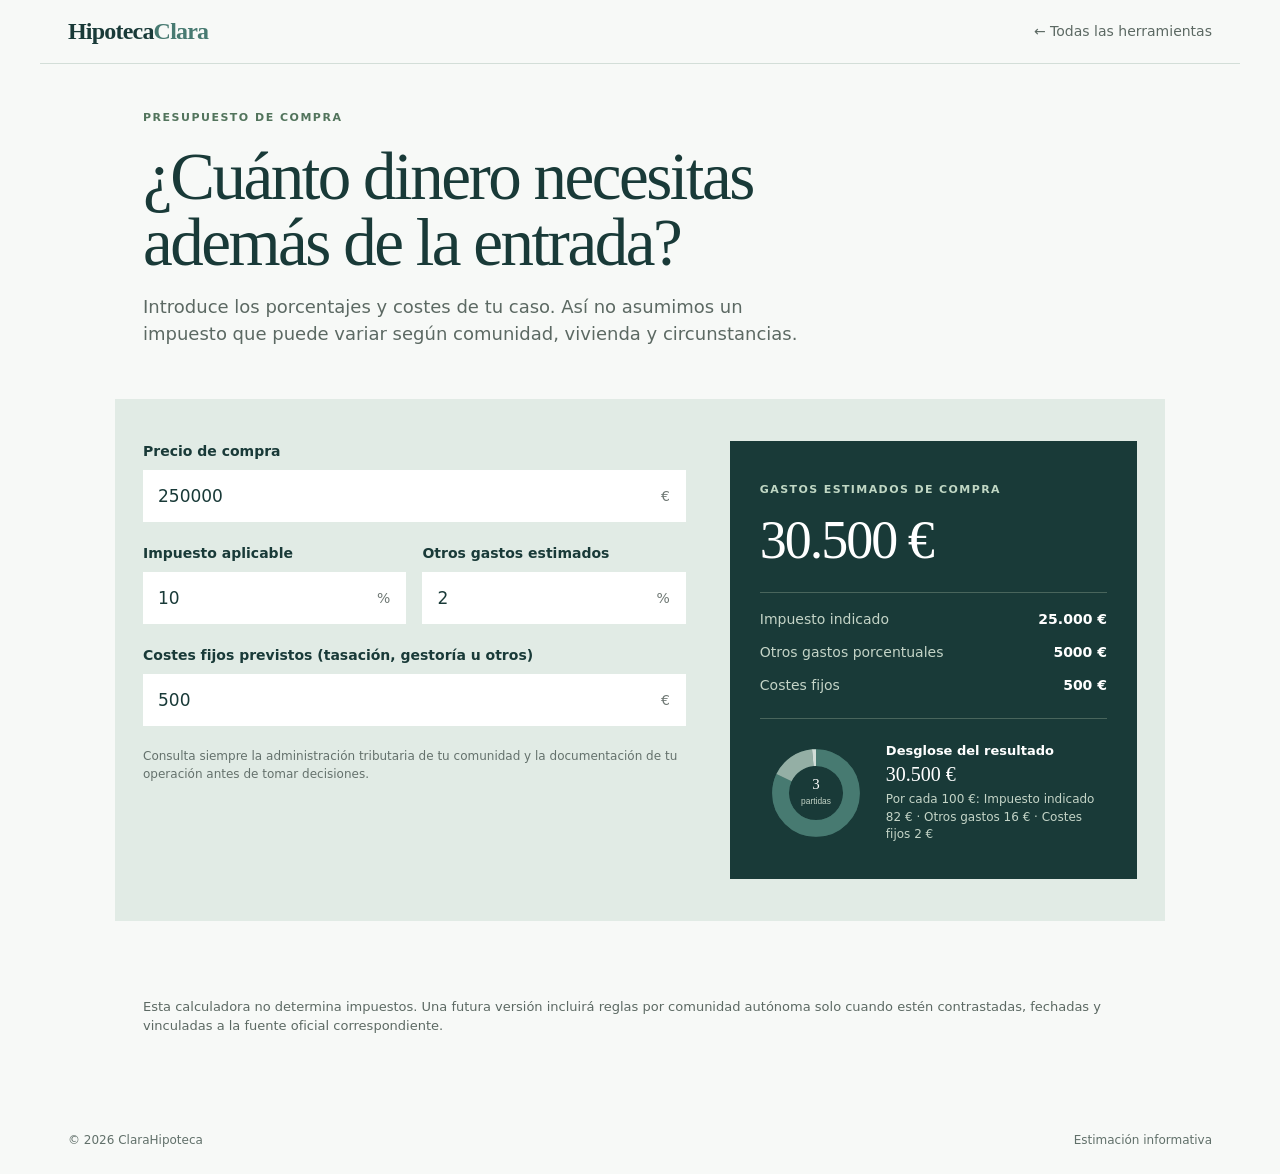
<file: hipoteca-mvp/gastos.html>
<!doctype html><html lang="es"><head><meta charset="UTF-8"><meta name="viewport" content="width=device-width, initial-scale=1.0"><meta name="description" content="Crea un presupuesto de gastos para comprar vivienda en España."><title>Gastos de compra — ClaraHipoteca</title><link rel="stylesheet" href="styles.css"></head><body>
<header class="site-header"><a class="brand" href="index.html">Hipoteca<span>Clara</span></a><a class="back-link" href="index.html#herramientas">← Todas las herramientas</a></header>
<main><section class="page-hero"><p class="eyebrow">PRESUPUESTO DE COMPRA</p><h1>¿Cuánto dinero necesitas además de la entrada?</h1><p>Introduce los porcentajes y costes de tu caso. Así no asumimos un impuesto que puede variar según comunidad, vivienda y circunstancias.</p></section>
<section class="simple-calculator"><div class="calculator-grid"><form data-tool="costs"><div class="field-group"><label for="cost-price">Precio de compra</label><div class="input-suffix"><input id="cost-price" value="250000" type="number" min="0" step="1000"><span>€</span></div></div><div class="two-fields"><div class="field-group"><label for="tax-rate">Impuesto aplicable</label><div class="input-suffix"><input id="tax-rate" value="10" type="number" min="0" step="0.1"><span>%</span></div></div><div class="field-group"><label for="other-rate">Otros gastos estimados</label><div class="input-suffix"><input id="other-rate" value="2" type="number" min="0" step="0.1"><span>%</span></div></div></div><div class="field-group"><label for="fixed-costs">Costes fijos previstos (tasación, gestoría u otros)</label><div class="input-suffix"><input id="fixed-costs" value="500" type="number" min="0" step="50"><span>€</span></div></div><p class="field-note">Consulta siempre la administración tributaria de tu comunidad y la documentación de tu operación antes de tomar decisiones.</p></form><aside class="result-card"><p class="result-label">GASTOS ESTIMADOS DE COMPRA</p><p class="monthly-payment" id="costs-total">—</p><hr><dl class="result-breakdown"><div><dt>Impuesto indicado</dt><dd id="costs-tax">—</dd></div><div><dt>Otros gastos porcentuales</dt><dd id="costs-other">—</dd></div><div><dt>Costes fijos</dt><dd id="costs-fixed">—</dd></div></dl></aside></div></section><p class="source-note">Esta calculadora no determina impuestos. Una futura versión incluirá reglas por comunidad autónoma solo cuando estén contrastadas, fechadas y vinculadas a la fuente oficial correspondiente.</p></main><footer><span>© 2026 ClaraHipoteca</span><span>Estimación informativa</span></footer><script src="tools.js"></script></body></html>
</file>
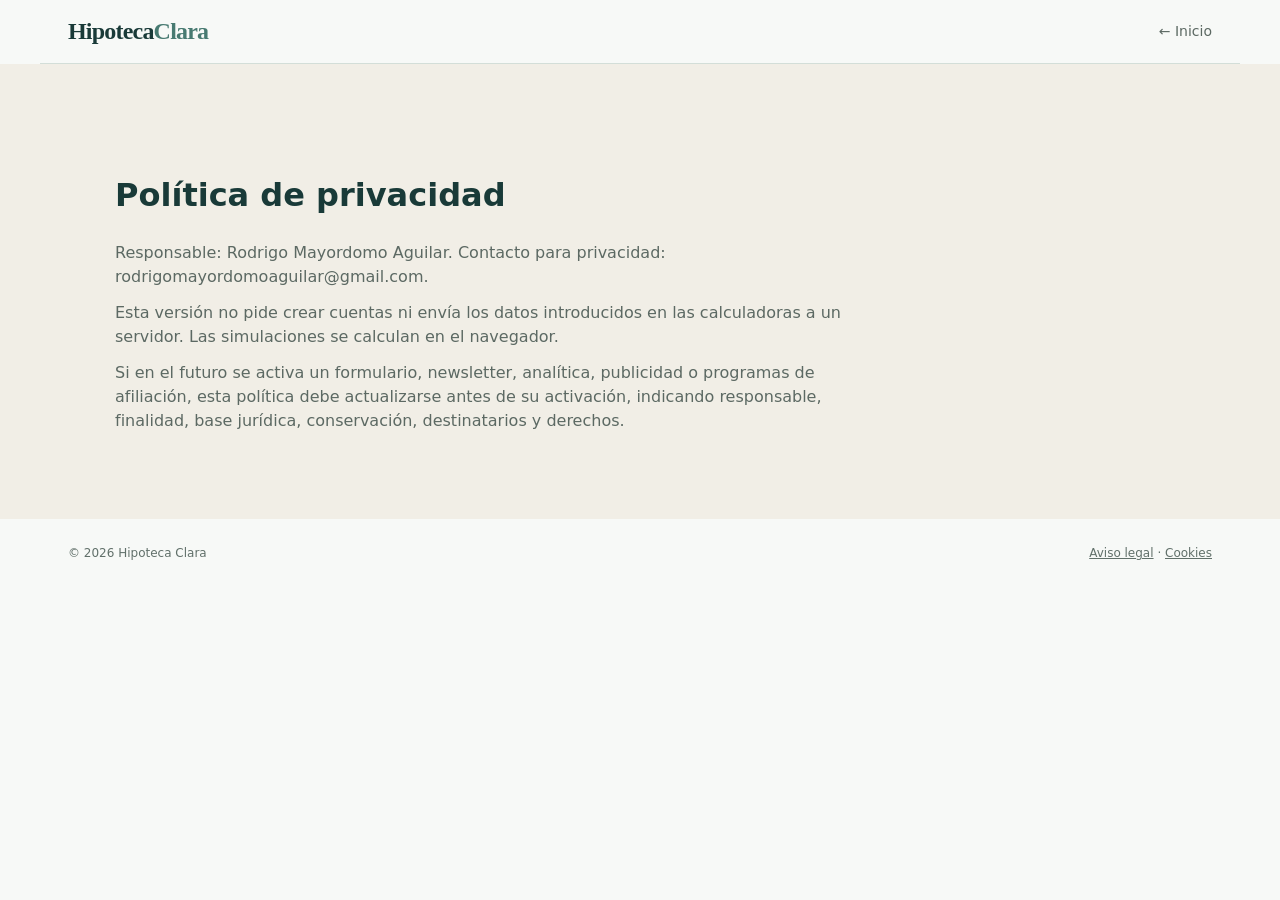
<file: hipoteca-mvp/privacidad.html>
<!doctype html><html lang="es"><head><meta charset="UTF-8"><meta name="viewport" content="width=device-width, initial-scale=1.0"><title>Privacidad — Hipoteca Clara</title><link rel="stylesheet" href="styles.css"></head><body><header class="site-header"><a class="brand" href="index.html">Hipoteca<span>Clara</span></a><a class="back-link" href="index.html">← Inicio</a></header><main class="disclaimer"><h1>Política de privacidad</h1><p>Responsable: Rodrigo Mayordomo Aguilar. Contacto para privacidad: rodrigomayordomoaguilar@gmail.com.</p><p>Esta versión no pide crear cuentas ni envía los datos introducidos en las calculadoras a un servidor. Las simulaciones se calculan en el navegador.</p><p>Si en el futuro se activa un formulario, newsletter, analítica, publicidad o programas de afiliación, esta política debe actualizarse antes de su activación, indicando responsable, finalidad, base jurídica, conservación, destinatarios y derechos.</p></main><footer><span>© 2026 Hipoteca Clara</span><span><a href="aviso-legal.html">Aviso legal</a> · <a href="cookies.html">Cookies</a></span></footer></body></html>
</file>
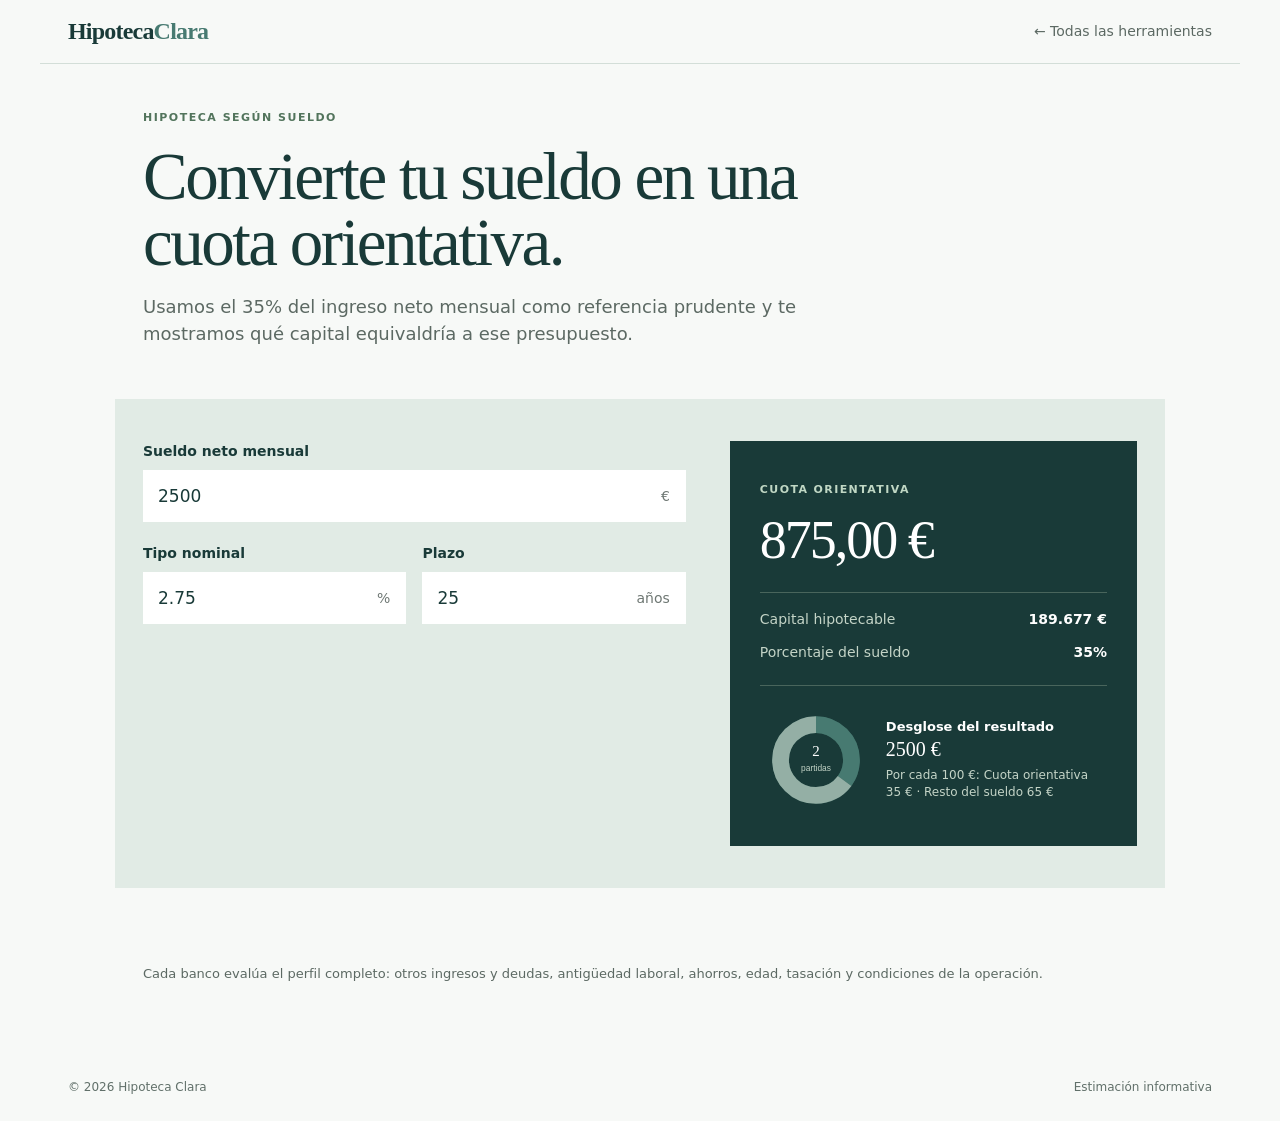
<file: hipoteca-mvp/sueldo.html>
<!doctype html><html lang="es"><head><meta charset="UTF-8"><meta name="viewport" content="width=device-width, initial-scale=1.0"><meta name="description" content="Estima una cuota hipotecaria orientativa a partir de tu sueldo neto."><title>Hipoteca según sueldo — Hipoteca Clara</title><link rel="stylesheet" href="styles.css"></head><body><header class="site-header"><a class="brand" href="index.html">Hipoteca<span>Clara</span></a><a class="back-link" href="index.html#herramientas">← Todas las herramientas</a></header><main><section class="page-hero"><p class="eyebrow">HIPOTECA SEGÚN SUELDO</p><h1>Convierte tu sueldo en una cuota orientativa.</h1><p>Usamos el 35% del ingreso neto mensual como referencia prudente y te mostramos qué capital equivaldría a ese presupuesto.</p></section><section class="simple-calculator"><div class="calculator-grid"><form data-tool="salary"><div class="field-group"><label for="salary-income">Sueldo neto mensual</label><div class="input-suffix"><input id="salary-income" value="2500" type="number" min="0" step="50"><span>€</span></div></div><div class="two-fields"><div class="field-group"><label for="salary-rate">Tipo nominal</label><div class="input-suffix"><input id="salary-rate" value="2.75" type="number" min="0" step="0.01"><span>%</span></div></div><div class="field-group"><label for="salary-years">Plazo</label><div class="input-suffix"><input id="salary-years" value="25" type="number" min="1" max="50"><span>años</span></div></div></div></form><aside class="result-card"><p class="result-label">CUOTA ORIENTATIVA</p><p class="monthly-payment" id="salary-payment">—</p><hr><dl class="result-breakdown"><div><dt>Capital hipotecable</dt><dd id="salary-principal">—</dd></div><div><dt>Porcentaje del sueldo</dt><dd>35%</dd></div></dl></aside></div></section><p class="source-note">Cada banco evalúa el perfil completo: otros ingresos y deudas, antigüedad laboral, ahorros, edad, tasación y condiciones de la operación.</p></main><footer><span>© 2026 Hipoteca Clara</span><span>Estimación informativa</span></footer><script src="tools.js"></script></body></html>
</file>
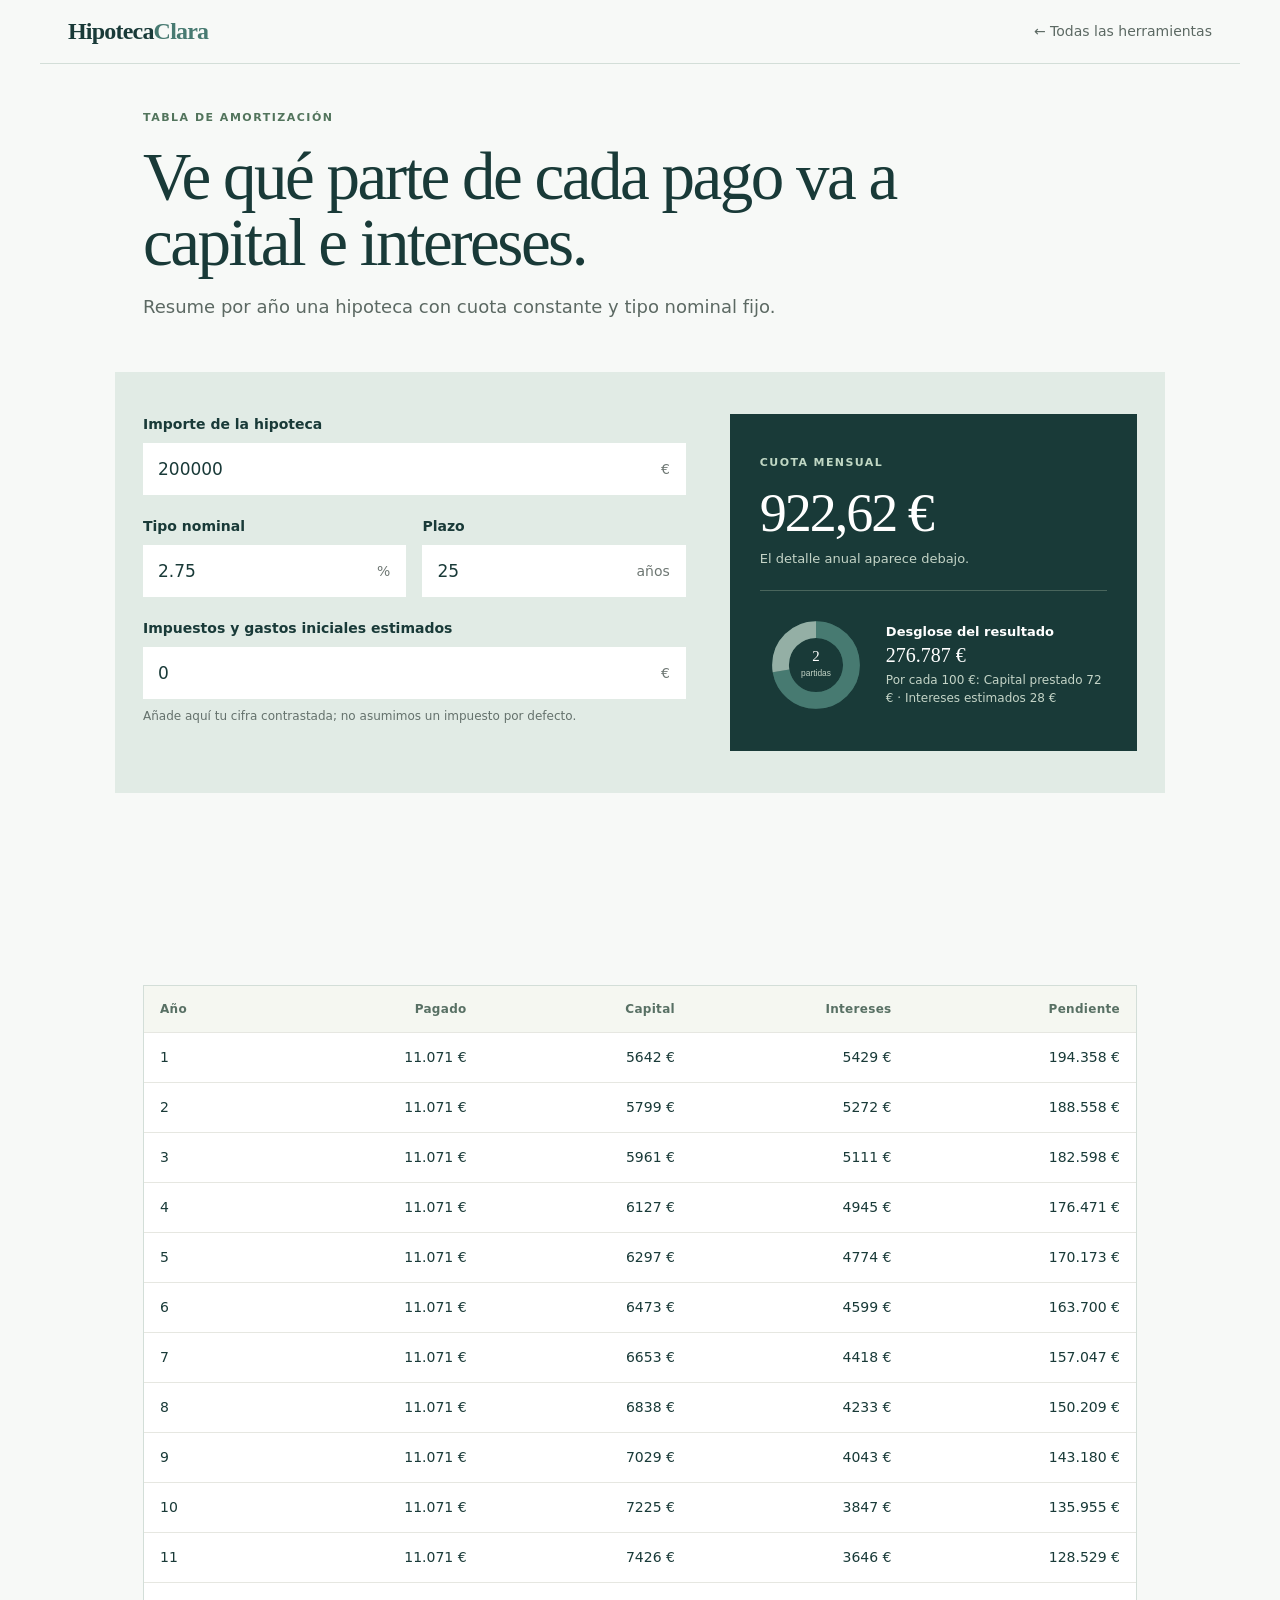
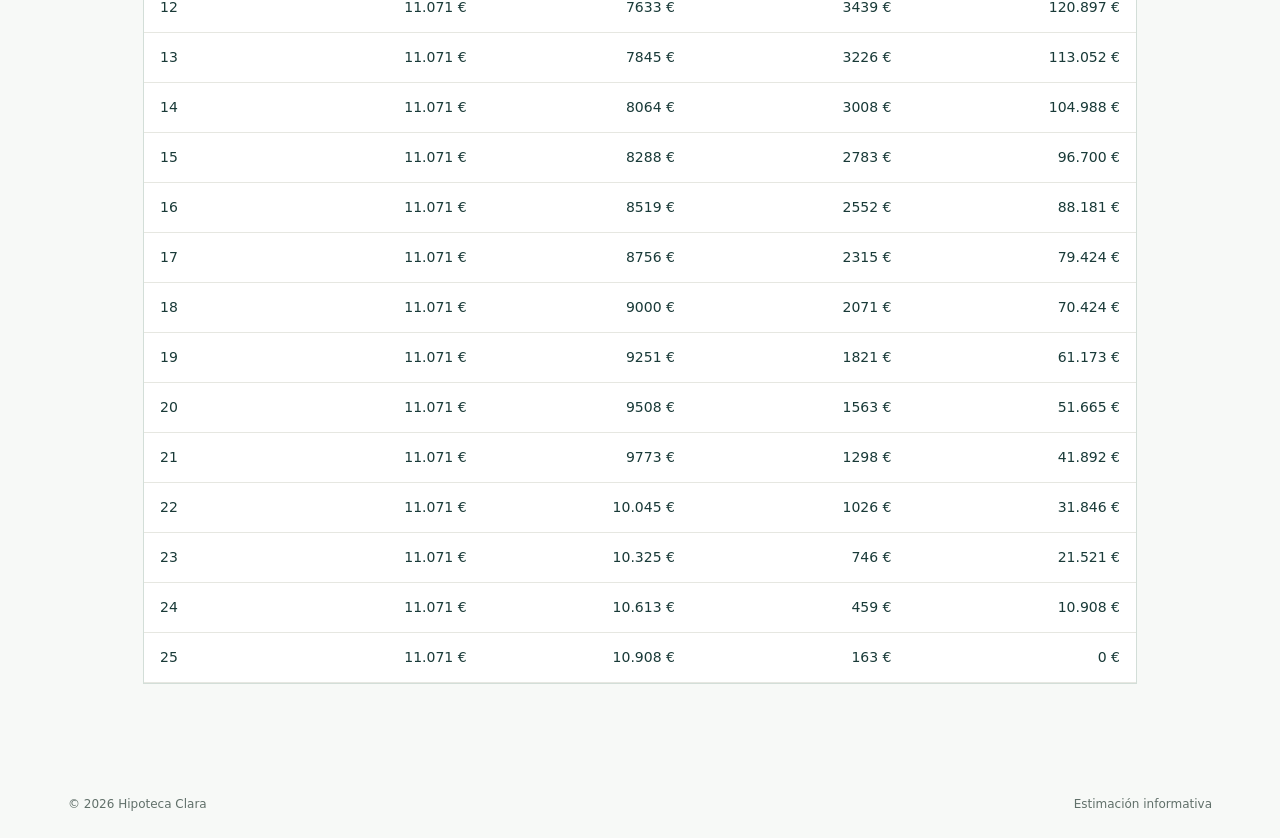
<file: hipoteca-mvp/tabla.html>
<!doctype html><html lang="es"><head><meta charset="UTF-8"><meta name="viewport" content="width=device-width, initial-scale=1.0"><meta name="description" content="Genera una tabla anual de amortización de hipoteca."><title>Tabla de amortización — Hipoteca Clara</title><link rel="stylesheet" href="styles.css"></head><body><header class="site-header"><a class="brand" href="index.html">Hipoteca<span>Clara</span></a><a class="back-link" href="index.html#herramientas">← Todas las herramientas</a></header><main><section class="page-hero"><p class="eyebrow">TABLA DE AMORTIZACIÓN</p><h1>Ve qué parte de cada pago va a capital e intereses.</h1><p>Resume por año una hipoteca con cuota constante y tipo nominal fijo.</p></section><section class="simple-calculator"><div class="calculator-grid"><form data-tool="table"><div class="field-group"><label for="table-principal">Importe de la hipoteca</label><div class="input-suffix"><input id="table-principal" value="200000" type="number" min="1" step="1000"><span>€</span></div></div><div class="two-fields"><div class="field-group"><label for="table-rate">Tipo nominal</label><div class="input-suffix"><input id="table-rate" value="2.75" type="number" min="0" step="0.01"><span>%</span></div></div><div class="field-group"><label for="table-years">Plazo</label><div class="input-suffix"><input id="table-years" value="25" type="number" min="1" max="50"><span>años</span></div></div></div></form><aside class="result-card"><p class="result-label">CUOTA MENSUAL</p><p class="monthly-payment" id="table-payment">—</p><p class="result-explanation">El detalle anual aparece debajo.</p></aside></div></section><section class="table-section"><div class="table-container"><table><thead><tr><th>Año</th><th>Pagado</th><th>Capital</th><th>Intereses</th><th>Pendiente</th></tr></thead><tbody id="table-body"></tbody></table></div></section></main><footer><span>© 2026 Hipoteca Clara</span><span>Estimación informativa</span></footer><script src="tools.js"></script></body></html>
</file>
<file: hipoteca-mvp/styles.css>
:root { --ink:#193a38; --paper:#f7f9f7; --sage:#e1ebe5; --mint:#bdd5ca; --line:#d3ded8; --accent:#477a71; --chart-primary:#477a71; --chart-secondary:#cbd9d2; --muted:#5c6963; --serif:'DM Serif Display', Georgia, serif; --sans:'DM Sans', Inter, ui-sans-serif, system-ui, sans-serif; }
* { box-sizing:border-box; }
html { scroll-behavior:smooth; }
body { margin:0; color:var(--ink); background:var(--paper); font-family:var(--sans); line-height:1.5; }
a { color:inherit; }
.site-header { max-width:1200px; margin:auto; padding:22px 28px; display:flex; align-items:center; justify-content:space-between; }
.brand { text-decoration:none; font:700 24px var(--serif); letter-spacing:-.8px; }.brand span { color:var(--accent); }
nav { display:flex; gap:25px; } nav a { color:var(--muted); text-decoration:none; font-size:14px; } nav a:hover { color:var(--ink); }
.hero { max-width:920px; margin:60px auto 88px; padding:0 28px; text-align:center; }.eyebrow { color:#52745c; font-size:11px; font-weight:750; letter-spacing:1.5px; margin:0 0 16px; }.hero h1 { margin:0; font:clamp(45px,7vw,78px)/.98 var(--serif); letter-spacing:-3px; }.hero h1 em { color:var(--accent); font-weight:normal; }.hero-copy { max-width:620px; margin:26px auto; color:var(--muted); font-size:18px; }.button { border:0; border-radius:0; cursor:pointer; display:inline-flex; align-items:center; justify-content:center; gap:12px; padding:14px 20px; font:650 14px var(--sans); text-decoration:none; }.button-primary { color:#fff; background:var(--ink); }.button-primary:hover { background:#295347; }.microcopy { color:#74807a; font-size:12px; margin-top:15px; }
.calculator-wrap { background:var(--sage); padding:68px max(28px, calc((100vw - 1050px)/2)); }.calculator-heading { margin-bottom:30px; }.calculator-heading h2,.table-section h2,.how h2,.disclaimer h2 { margin:0; font:clamp(31px,4vw,44px)/1.05 var(--serif); letter-spacing:-1.5px; }.calculator-heading > p:not(.eyebrow),.table-section p { color:var(--muted); max-width:620px; }.calculator-grid { display:grid; grid-template-columns:minmax(0,1fr) minmax(310px,.82fr); gap:44px; align-items:start; } form { display:grid; gap:21px; }.field-group { display:grid; gap:8px; } label,legend { font-size:14px; font-weight:650; } fieldset { padding:0; border:0; margin:1px 0 0; }.input-suffix { height:52px; background:#fff; border:1px solid transparent; display:flex; align-items:center; }.input-suffix:focus-within { border-color:#52745c; }.input-suffix input { min-width:0; width:100%; height:100%; border:0; outline:0; padding:0 14px; color:var(--ink); background:transparent; font:500 17px var(--sans); }.input-suffix span { padding:0 15px; color:#6e7773; font-size:14px; }.field-note { margin:0; color:#64716c; font-size:12px; }.two-fields { display:grid; grid-template-columns:1fr 1fr; gap:16px; }.segmented-control { display:flex; margin-top:8px; }.segmented-control label { cursor:pointer; }.segmented-control input { position:absolute; opacity:0; }.segmented-control span { display:block; padding:11px 25px; background:#fff; color:#68746e; }.segmented-control input:checked + span { background:var(--ink); color:#fff; }.segmented-control + .field-note { margin-top:9px; }.form-error { margin:0; color:#9d2d19; font-size:13px; }.result-card { background:var(--ink); color:#fff; padding:30px; }.result-label { color:#c0d7c4; font-size:11px; letter-spacing:1.4px; font-weight:bold; }.monthly-payment { font:54px/1 var(--serif); letter-spacing:-2px; margin:12px 0 9px; }.result-context { margin:0; color:#c4d4c7; font-size:13px; }.result-card hr { border:0; border-top:1px solid #49655c; margin:25px 0 16px; }.result-breakdown { margin:0; display:grid; gap:12px; }.result-breakdown div { display:flex; justify-content:space-between; gap:12px; font-size:14px; }.result-breakdown dt { color:#c4d4c7; }.result-breakdown dd { margin:0; font-weight:650; }.button-secondary { width:100%; margin-top:27px; color:var(--ink); background:#fff; }.button-secondary:hover { background:#eff5ed; }
.table-section,.how,.disclaimer { max-width:1050px; margin:auto; padding:86px 28px; }.table-container { margin-top:30px; overflow:auto; border:1px solid var(--line); background:#fff; } table { width:100%; min-width:660px; border-collapse:collapse; text-align:right; } th,td { padding:14px 16px; border-bottom:1px solid #e6e7e1; font-size:14px; } th { color:#587064; background:#f5f7f1; font-size:12px; letter-spacing:.3px; } th:first-child,td:first-child { text-align:left; }.how { display:grid; grid-template-columns:.8fr 1.2fr; gap:75px; border-top:1px solid var(--line); }.feature-list { display:grid; gap:20px; }.feature-list article { border-top:1px solid var(--line); padding-top:17px; }.feature-list span { color:var(--accent); font:22px var(--serif); }.feature-list h3 { margin:4px 0; font:24px var(--serif); }.feature-list p,.disclaimer p { color:var(--muted); margin:0; }.disclaimer { background:#f1eee6; max-width:none; padding-left:max(28px, calc((100vw - 1050px)/2)); padding-right:max(28px, calc((100vw - 1050px)/2)); }.disclaimer h2 { font-size:30px; margin-bottom:16px; }.disclaimer p { max-width:780px; margin-top:12px; }.disclaimer a { text-underline-offset:3px; } footer { max-width:1200px; margin:auto; padding:25px 28px; color:#61706a; display:flex; justify-content:space-between; gap:16px; font-size:12px; }
.tools { max-width:1050px; margin:auto; padding:86px 28px; }.tools h2 { margin:0 0 30px; font:clamp(31px,4vw,44px)/1.05 var(--serif); letter-spacing:-1.5px; }.tool-grid { display:grid; grid-template-columns:repeat(3,1fr); border-left:1px solid var(--line); border-top:1px solid var(--line); }.tool-grid a { min-height:170px; padding:21px; display:flex; flex-direction:column; border-right:1px solid var(--line); border-bottom:1px solid var(--line); text-decoration:none; background:#fff; }.tool-grid a:hover { background:#edf4eb; }.tool-grid span { color:var(--accent); font:20px var(--serif); }.tool-grid strong { margin-top:auto; font:22px var(--serif); }.tool-grid small { margin-top:5px; color:var(--muted); font-size:12px; }.page-hero { max-width:1050px; margin:46px auto 52px; padding:0 28px; }.page-hero h1 { margin:0; max-width:760px; font:clamp(43px,6vw,67px)/.99 var(--serif); letter-spacing:-2.5px; }.page-hero p:not(.eyebrow) { max-width:680px; color:var(--muted); font-size:18px; }.simple-calculator { max-width:1050px; margin:0 auto 76px; padding:42px 28px; background:var(--sage); }.simple-calculator .calculator-grid { grid-template-columns:minmax(0,1fr) minmax(280px,.75fr); }.result-card .result-label + .monthly-payment { margin-top:14px; }.result-explanation { color:#c4d4c7; font-size:13px; margin:0; }.source-note { max-width:1050px; margin:0 auto; padding:0 28px 70px; color:var(--muted); font-size:13px; }.back-link { font-size:14px; color:var(--muted); text-decoration:none; }.back-link:hover { color:var(--ink); }
.visual-section { max-width:1050px; margin:auto; padding:82px 28px; }.visual-heading { display:flex; align-items:end; justify-content:space-between; gap:34px; margin-bottom:30px; }.visual-heading h2 { margin:0; font:clamp(31px,4vw,44px)/1.05 var(--serif); letter-spacing:-1.5px; }.visual-heading p:not(.eyebrow) { max-width:410px; margin:0; color:var(--muted); }.chart-grid { display:grid; grid-template-columns:1.5fr .8fr; gap:24px; align-items:stretch; }.chart-panel,.cost-visual { background:#fff; border:1px solid var(--line); padding:24px; }.chart-panel { position:relative; }.chart-panel-bars { grid-column:1/-1; }.chart-labels { display:flex; justify-content:space-between; font-size:13px; font-weight:650; }.chart-labels span:last-child { color:var(--muted); font-weight:400; }.chart-panel svg { display:block; width:100%; height:auto; margin-top:10px; }.chart-axis { stroke:var(--line); stroke-width:1; }.chart-area { fill:var(--sage); }.chart-line { fill:none; stroke:var(--chart-primary); stroke-width:3; }.chart-guide { stroke:var(--accent); stroke-width:1; stroke-dasharray:3 3; }.chart-point { fill:var(--ink); stroke:#fff; stroke-width:3; }.chart-bar-capital { fill:var(--chart-primary); }.chart-bar-interest { fill:var(--chart-secondary); }.chart-hit { fill:transparent; cursor:crosshair; }.chart-text { fill:var(--muted); font:12px var(--sans); }.chart-tooltip { position:absolute; z-index:2; min-width:148px; padding:10px 12px; background:var(--ink); color:#fff; font-size:12px; line-height:1.45; pointer-events:none; }.chart-tooltip strong { display:block; font-size:13px; }.cost-visual { display:flex; align-items:center; gap:22px; }.donut { --capital-share:50; width:132px; height:132px; flex:0 0 132px; display:grid; place-items:center; border-radius:50%; background:conic-gradient(var(--chart-primary) calc(var(--capital-share) * 1%), var(--chart-secondary) 0); }.donut::before { content:""; width:82px; height:82px; border-radius:50%; background:#fff; grid-area:1/1; }.donut span { z-index:1; grid-area:1/1; font:24px var(--serif); }.cost-visual h3 { margin:1px 0 12px; font:23px var(--serif); }.cost-visual p:not(.eyebrow) { color:var(--muted); font-size:13px; margin:7px 0; }.cost-visual strong { display:block; color:var(--ink); font-size:15px; }.legend-dot { display:inline-block; width:9px; height:9px; margin-right:6px; border-radius:50%; }.legend-dot.capital { background:var(--chart-primary); }.legend-dot.interest { background:var(--chart-secondary); }
@media (max-width:720px) { .site-header { padding:18px 20px; } nav { display:none; }.hero { margin:45px auto 60px; padding:0 20px; }.hero h1 { letter-spacing:-2px; }.calculator-wrap { padding:50px 20px; }.calculator-grid,.how,.simple-calculator .calculator-grid,.chart-grid { grid-template-columns:1fr; gap:34px; }.visual-heading { display:block; }.visual-heading p:not(.eyebrow) { margin-top:15px; }.cost-visual { justify-content:center; }.two-fields { grid-template-columns:1fr; }.table-section,.how,.tools,.visual-section { padding:60px 20px; }.tool-grid { grid-template-columns:1fr; }.disclaimer { padding:55px 20px; }.page-hero { padding:0 20px; margin-top:35px; }.simple-calculator { padding:32px 20px; } footer { padding:20px; flex-direction:column; gap:4px; }.monthly-payment { font-size:47px; } }

.site-header { gap:22px; }.site-header nav { flex:1; justify-content:flex-end; flex-wrap:wrap; row-gap:7px; column-gap:16px; }.mini-donut-visual { display:grid; grid-template-columns:112px 1fr; align-items:center; gap:14px; margin-top:22px; padding-top:18px; border-top:1px solid #49655c; }.mini-donut-visual svg { width:112px; height:112px; overflow:visible; }.mini-slice { cursor:pointer; transition:opacity .18s ease, stroke-width .18s ease; }.mini-slice:hover,.mini-slice.is-active { opacity:.78; stroke-width:22; }.mini-donut-caption { color:#c4d4c7; font-size:12px; line-height:1.45; }.mini-donut-caption strong { display:block; color:#fff; font-size:13px; margin-bottom:2px; }.mini-donut-caption span { color:#fff; font:20px var(--serif); }.mini-donut-caption p { margin:5px 0 0; } @media (max-width:720px) { .site-header { align-items:flex-start; }.site-header nav { display:flex; justify-content:flex-start; gap:8px 13px; }.site-header nav a { font-size:12px; }.mini-donut-visual { grid-template-columns:95px 1fr; }.mini-donut-visual svg { width:95px; height:95px; } }

/* Estilo compacto de calculadora: inspirado en patrones funcionales, no en una copia de terceros. */
.site-header { padding-top:18px; padding-bottom:18px; border-bottom:1px solid var(--line); }.hero { margin-top:45px; margin-bottom:52px; }.hero-copy { margin-top:20px; margin-bottom:8px; } nav a.nav-active { color:var(--ink); font-weight:700; }.result-actions { display:grid; grid-template-columns:1fr 1fr; gap:9px; margin-top:10px; }.result-actions button { border:0; background:transparent; color:#c4d4c7; text-decoration:underline; text-underline-offset:3px; cursor:pointer; padding:5px 0; font:12px var(--sans); }.result-actions button:hover { color:#fff; }.cookie-banner { position:fixed; z-index:10; right:18px; bottom:18px; max-width:420px; padding:18px; background:var(--ink); color:#fff; box-shadow:0 10px 30px rgba(25,58,56,.18); }.cookie-banner p { margin:0 0 13px; font-size:13px; }.cookie-banner div { display:flex; gap:10px; }.cookie-banner button { border:1px solid #c4d4c7; background:transparent; color:#fff; padding:9px 12px; cursor:pointer; font:600 12px var(--sans); }.cookie-banner #cookie-accept { background:#fff; color:var(--ink); } @media (max-width:720px) { .cookie-banner { left:12px; right:12px; bottom:12px; }.result-actions { grid-template-columns:1fr; } }
</file>
